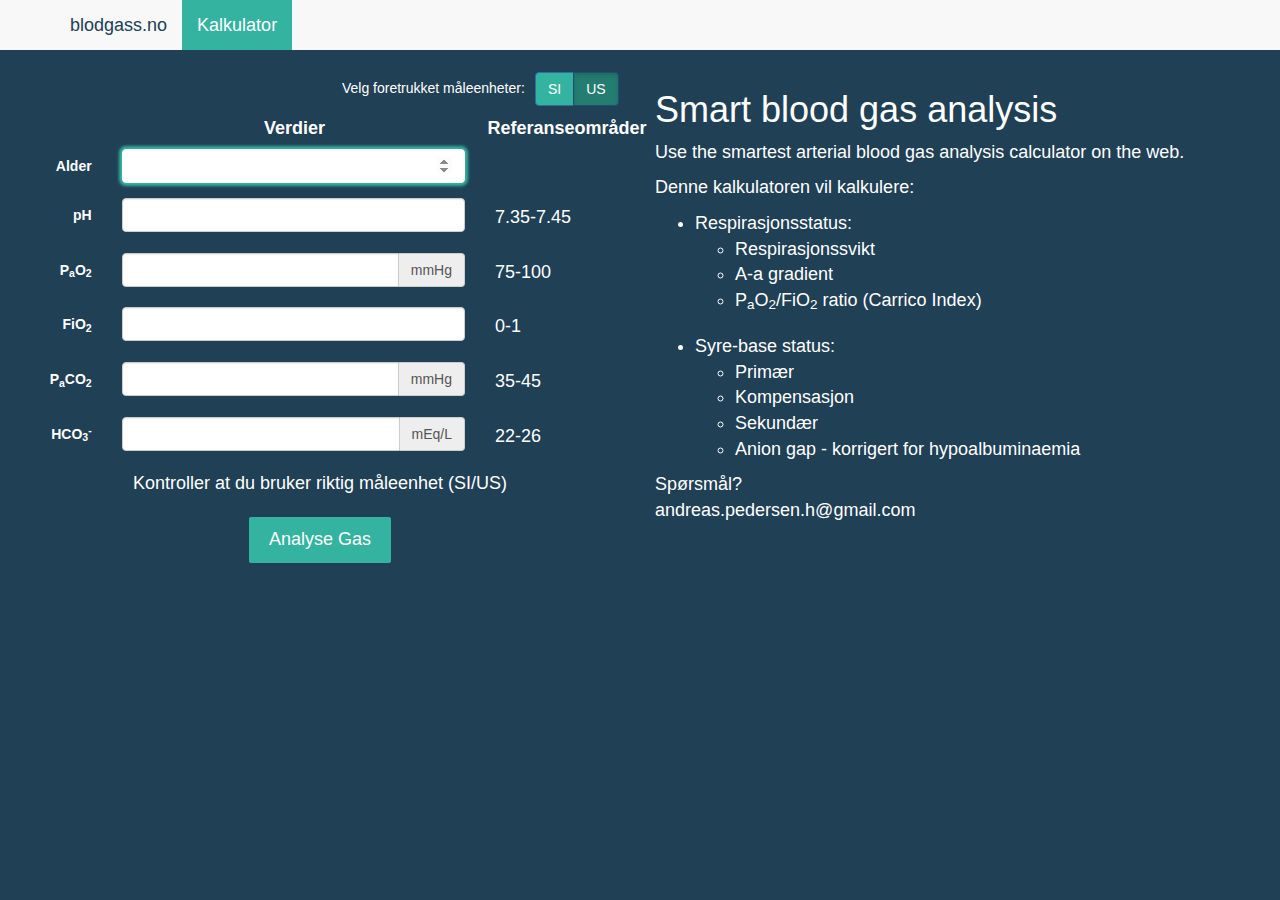
<file: abg/index.html>
<!DOCTYPE html>
<html>
	<head>
		<meta charset="utf-8">
		<meta http-equiv="X-UA-Compatible" content="IE=Edge">
		<meta name="viewport" content="device=device-width, initial-scale=1">
		<title>Blodgass den digitale kalkulatoren på norsk!</title>
		<meta name="author" content="Matthew Attard">
		<meta name="description" content="The most advanced algorithmic arterial blood gas calculator that can assess respiratory function and acid-base disorders. You will also get suggested aetiologies for each disorder.">
		<meta name="keywords" content="arterial blood gas, blood gas analysis, blood gas">
		<link type="text/css" rel="stylesheet" href="css/bootstrap/css/bootstrap.min.css">
		<link type="text/css" rel="stylesheet" href="css/calculator.css">
		<!--[if lt IE 9]>
			<script src="https://oss.maxcdn.com/html5shiv/3.7.2/html5shiv.min.js"></script>
	      	<script src="https://oss.maxcdn.com/respond/1.4.2/respond.min.js"></script>
		<![endif]-->
	</head>
	<body>
		<header>
			<nav class="navbar navbar-default">
				<div class="container">
				    <div class="navbar-header">
				      	<button type="button" class="navbar-toggle collapsed" data-toggle="collapse" data-target="#navbar-collapse" aria-expanded="false">
					        <span class="sr-only">Toggle navigation</span>
					        <span class="icon-bar"></span>
					        <span class="icon-bar"></span>
					        <span class="icon-bar"></span>
				      	</button>
				      	<span class="navbar-brand">blodgass.no</span>
				    </div>
				    <div class="collapse navbar-collapse" id="navbar-collapse">
				      	<ul class="nav navbar-nav">
				        	<li class="active"><a href="index.html">Kalkulator<span class="sr-only">(current)</span></a></li>
				        <!--    <li><a href="respiratoryanalysis.html">Vurdering av respirasjonsfunksjon</a></li>
	        				<li><a href="acidbaseanalysis.html">Vurdering syre-base</a></li>
					      		<li><a href="disclaimer.html">Kontakt</a></li> -->
				      	</ul>
				    </div>
				</div>
			</nav>
		</header>
		<main>
			<div class="mask"></div>
			<div class="container-fluid" id="abgcalc">
				<div class="row">
					<div class="col-sm-6">
						<div class="row" id="units">
							<div class="col-xs'12">
								<span>Velg foretrukket måleenheter:</span>
								<div class="btn-group label">
									<button type="button" class="btn btn-primary SI-toggle">SI</button>
									<button type="button" class="btn btn-primary active US-toggle">US</button>
								</div>
							</div>
						</div>
						<form role="form" class="form-horizontal" name="abgcalc">
							<p class="col-xs-2"></p>
							<p class="form-control-static col-xs-7 header text-center">Verdier</p>
							<p class="form-control-static col-xs-3 header">Referanseområder</p>
							<div class="form-group">
								<label for="age" class="col-xs-2 control-label">Alder</label>
								<div class="col-xs-7">
									<input type="number" step="1" min="1" class="form-control" id="age" name="age" required>
								</div>
							</div>
							<div class="form-group">
								<label for="pH" class="col-xs-2 control-label">pH</label>
								<div class="col-xs-7">
									<input type="number" step="0.01" min="1" class="form-control" id="pH" name="pH" required>
								</div>
								<p class="form-control-static col-xs-3">7.35-7.45</p>
							</div>
							<div class="form-group">
								<label for="PaO2" class="col-xs-2 control-label">P<sub>a</sub>O<sub>2</sub></label>
								<div class="col-xs-7">
									<div class="input-group">
										<input type="number" min="1" step="0.1" class="form-control" id="PaO2" name="PaO2" required>
										<div class="input-group-addon"><span class="US">mmHg</span><span class="SI">kPa</span></div>
									</div>
								</div>
								<p class="form-control-static col-xs-3 US">75-100</p>
								<p class="form-control-static col-xs-3 SI">11-13</p>
							</div>
							<div class="form-group">
								<label for="FiO2" class="col-xs-2 control-label">FiO<sub>2</sub></label>
								<div class="col-xs-7">
									<input type="number" min="0" max="1" step="0.01" class="form-control" id="FiO2" name="FiO2" required>
								</div>
								<p class="form-control-static col-xs-3">0-1</p>
							</div>
							<div class="form-group">
								<label for="PaCO2" class="col-xs-2 control-label">P<sub>a</sub>CO<sub>2</sub></label>
								<div class="col-xs-7">
									<div class="input-group">
										<input type="number" min="1" step="0.1" class="form-control" id="PaCO2" name="PaCO2">
										<div class="input-group-addon"><span class="US">mmHg</span><span class="SI">kPa</span></div>
									</div>
								</div>
								<p class="form-control-static col-xs-3 US">35-45</p>
								<p class="form-control-static col-xs-3 SI">4.7-6.0</p>
							</div>
							<div class="form-group">
								<label for="HCO3" class="col-xs-2 control-label">HCO<sub>3</sub><sup>-</sup></label>
								<div class="col-xs-7">
									<div class="input-group">
										<input type="number" min="1" step="0.1" class="form-control" id="HCO3" name="HCO3">
										<div class='input-group-addon'>mEq/L</div>
									</div>
								</div>
								<p class="form-control-static col-xs-3">22-26</p>
							</div>
							<p id="reminder">Kontroller at du bruker riktig måleenhet (SI/US)</p>
							<input type="submit" value="Analyse Gas">
						</form>
					</div>
					<div class="col-sm-6">
						<h1>Smart blood gas analysis</h1>
						<p>Use the smartest arterial blood gas analysis calculator on the web.</p>
						<p>Denne kalkulatoren vil kalkulere:</p>
						<ul>
							<li>Respirasjonsstatus:</li>
							<ul>
								<li>Respirasjonssvikt</li>
								<li>A-a gradient</li>
								<li>P<sub>a</sub>O<sub>2</sub>/FiO<sub>2</sub> ratio (Carrico Index)</li>
							</ul>
							<br>
							<li>Syre-base status:</li>
							<ul>
								<li>Primær</li>
								<li>Kompensasjon</li>
								<li>Sekundær</li>
								<li>Anion gap - korrigert for hypoalbuminaemia</li>
							</ul>
						</ul>
						<p>Spørsmål?<br> andreas.pedersen.h@gmail.com</p>
					</div>
				</div>
				<div id="results">
					<div class="aniongap-modal">
						<a href="#" id='closeanion'>&times;</a>
						<h3>Anion Gap Kalkulator</h3>
						<form role="form" class="form" id="submitanion">
							<div class="row">
								<div class="col-sm-4 col-xs-6">
									<div class="form-group">
		    							<label for="sodium">Na<sup>+</sup></label>
		    							<div class="input-group">
		    								<input type="number" min="1" step="1" value="0" class="form-control" id="sodium" required>
		    								<div class="input-group-addon electrolyte-addon"></div>
		    							</div>
		  							</div>
	  							</div>
	  							<div class="col-sm-4 col-xs-6">
		  							<div class="form-group">
		    							<label for="chloride">Cl<sup>-</sup></label>
		    							<div class="input-group">
		    								<input type="number" min="1" step="1" value="0" class="form-control" id="chloride" required>
		    								<div class="input-group-addon electrolyte-addon"></div>
		    							</div>
		  							</div>
	  							</div>
	  							<div class="col-sm-4 col-xs-6">
		  							<div class="form-group">
		    							<label for="albumin">Albumin</label>
		    							<div class="input-group">
		    								<input type="number" min="1" step="1" value="0" class="form-control" id="albumin" placeholder="Only add if low">
		    								<div class="input-group-addon albumin-addon"></div>
		    							</div>
		    							<p class="hidden-xs">Kun ved lav albumin.</p>
		  							</div>
		  						</div>
  							</div>
  							<input type="submit" class="modal-button" value="Check Anion Gap" id="checkanionbutton">
						</form>
					</div>
					<div class="submitted-values">
						<h2>Verdier:</h2>
					</div>
					<div class="validity" role="alert"></div>
					<div class="results-table">
						<div class="row">
							<div class="col-sm-6">
								<div class="respiratory">
									<h2>Respirasjonsforstyrrelser:</h2>
								</div>
							</div>
							<div class="col-sm-6">
								<div class="acidbase">
									<h2>Syre-Base forstyrrelser:</h2>
									<div class="acidbase-results"></div>
								</div>
							</div>
						</div>
					</div>
					<div class="buttons">
						<button id="reanalyse">Ny analyse</button>
					</div>
				</div>
			</div>
		</main>
		<!--jQuery-->
		<script src="js/jquery.js"></script>
		<!--Bootstrap JS-->
		<script src="css/bootstrap/js/bootstrap.min.js"></script>
		<!--ABG calculator-->
		<script src="js/calc.js"></script>
	</body>
</html>
</file>
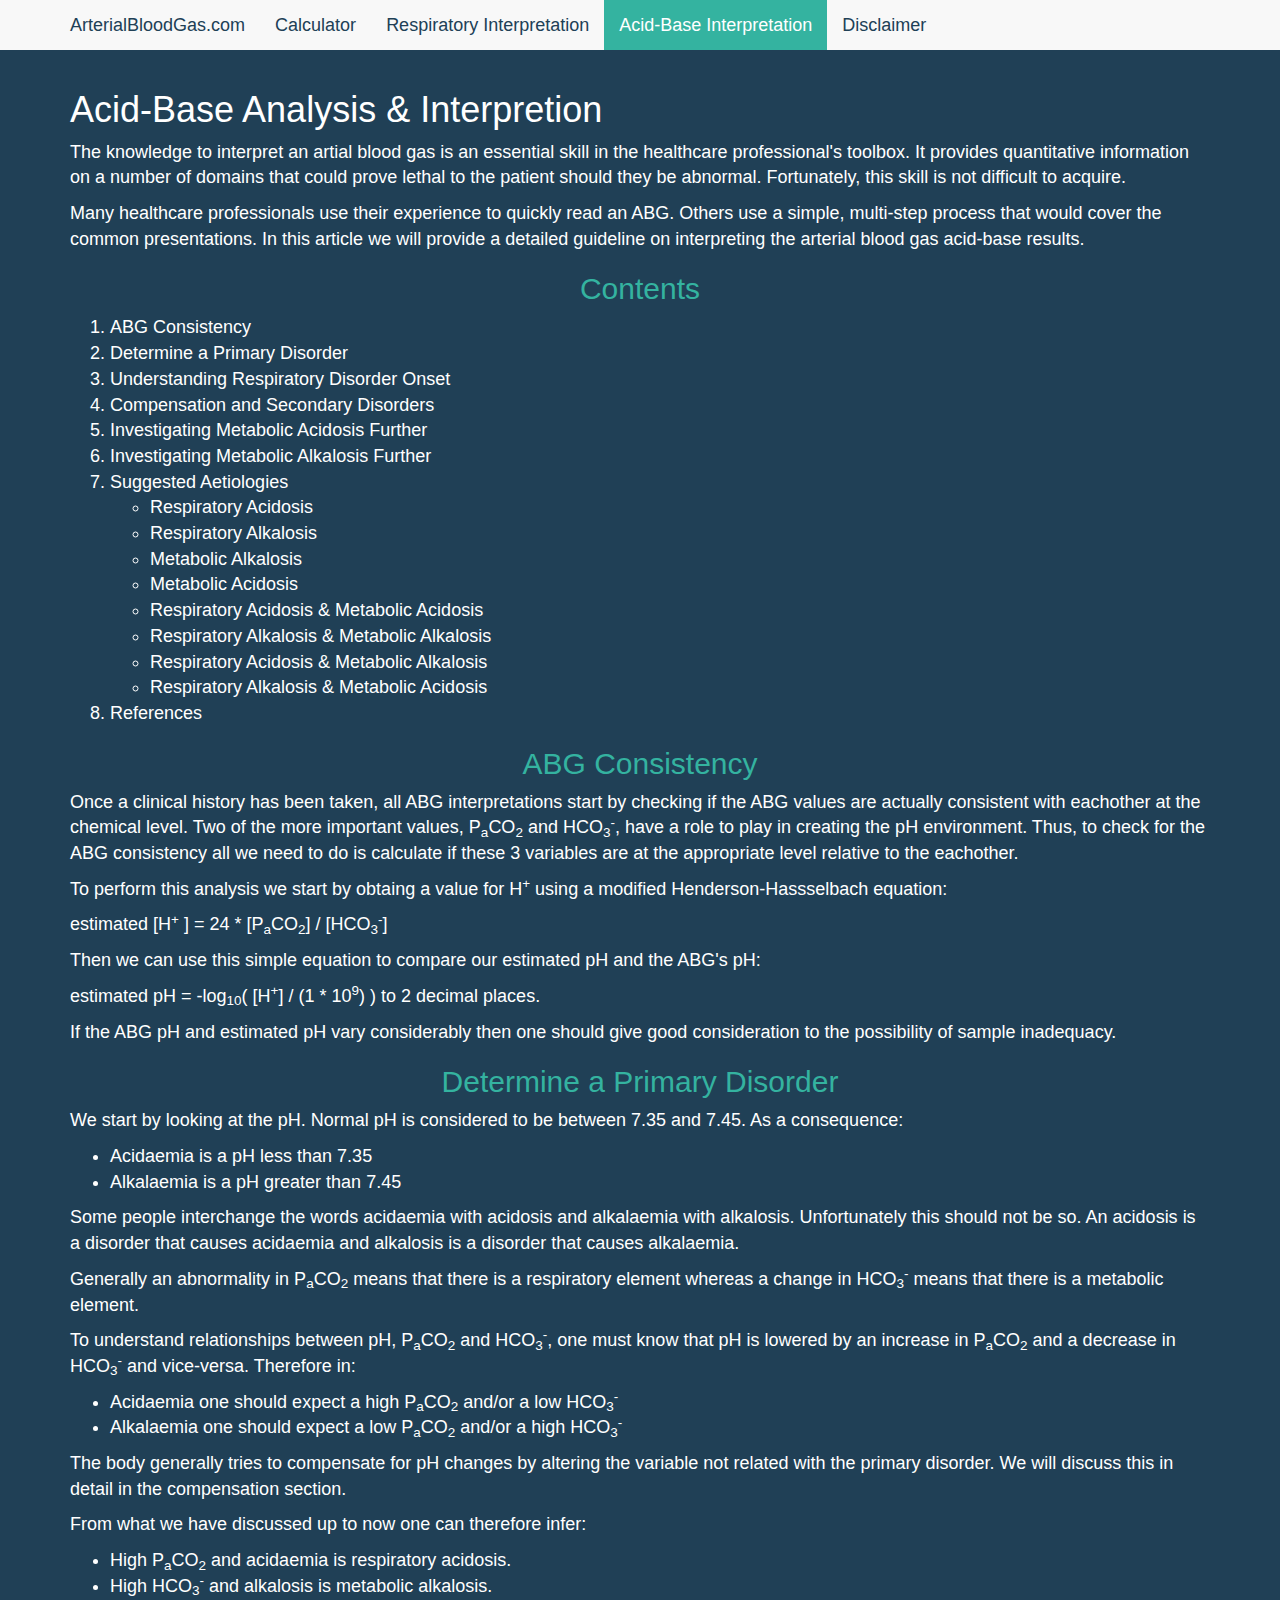
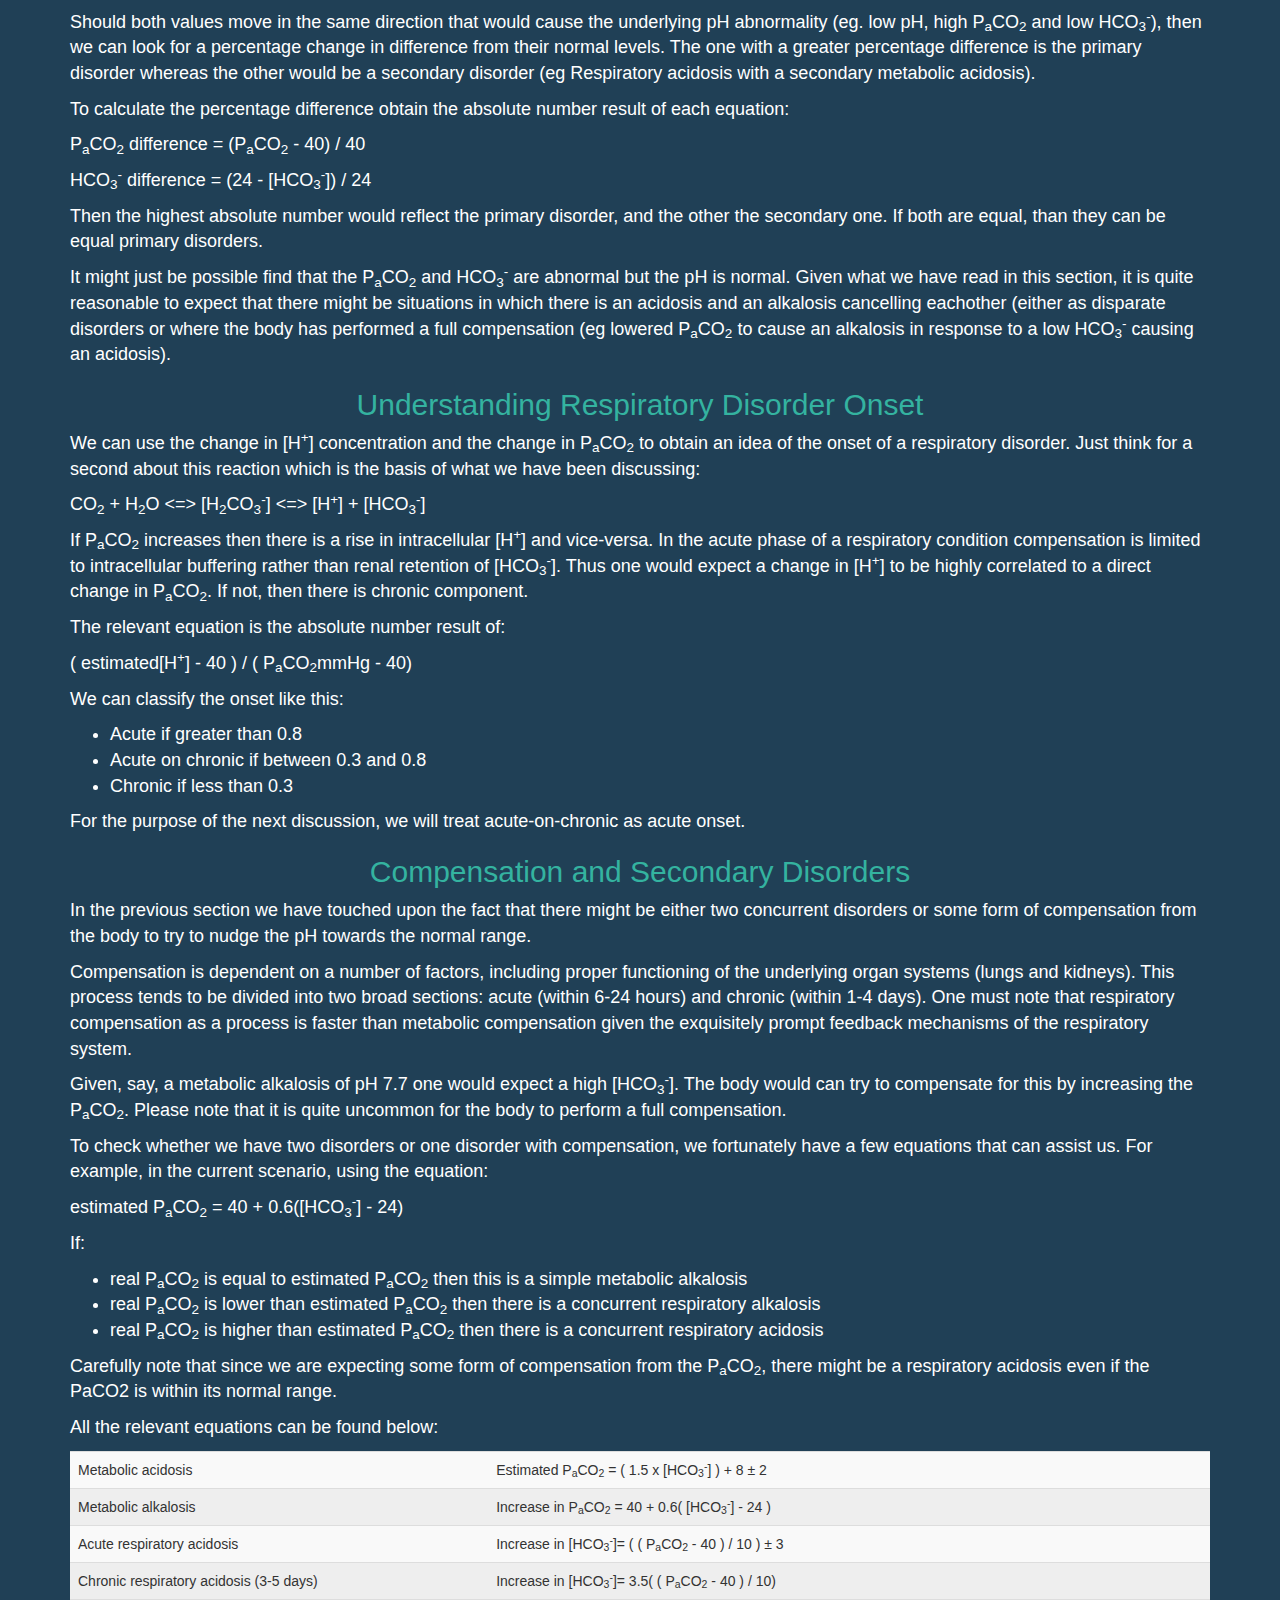
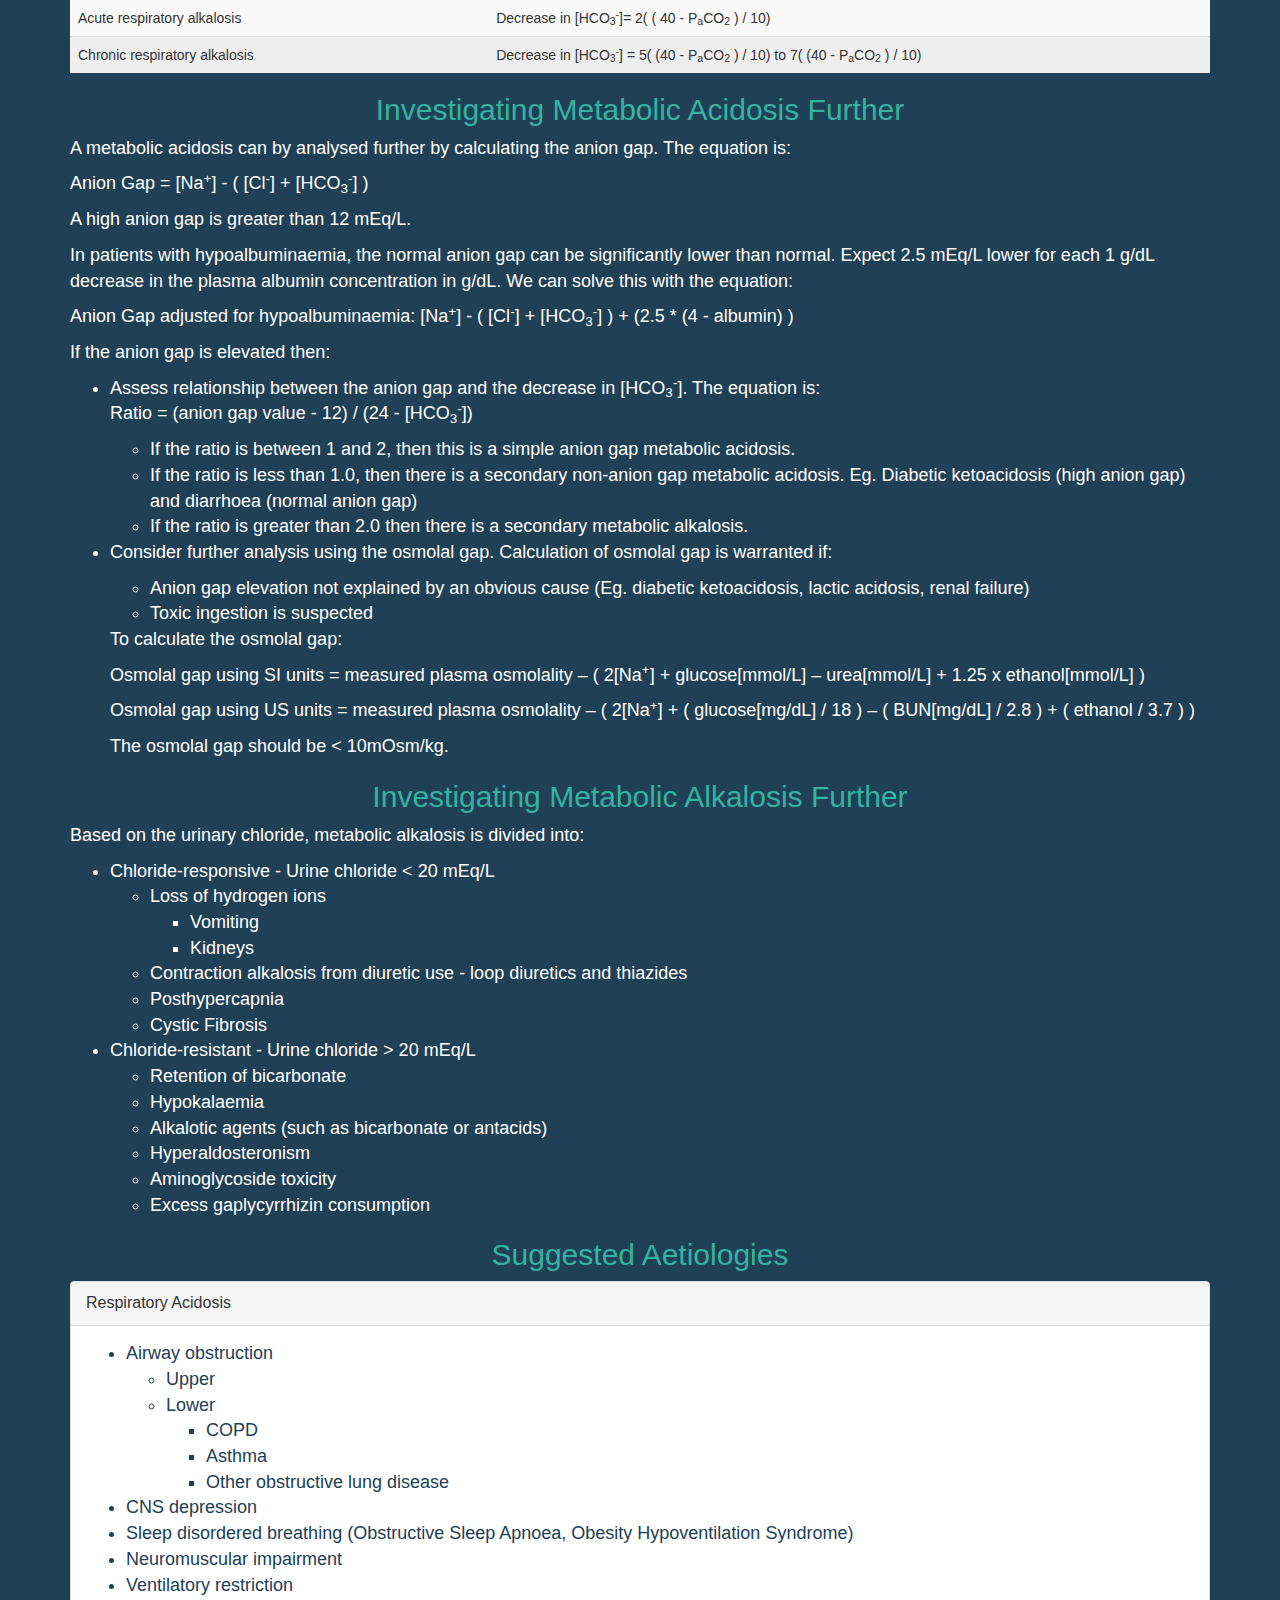
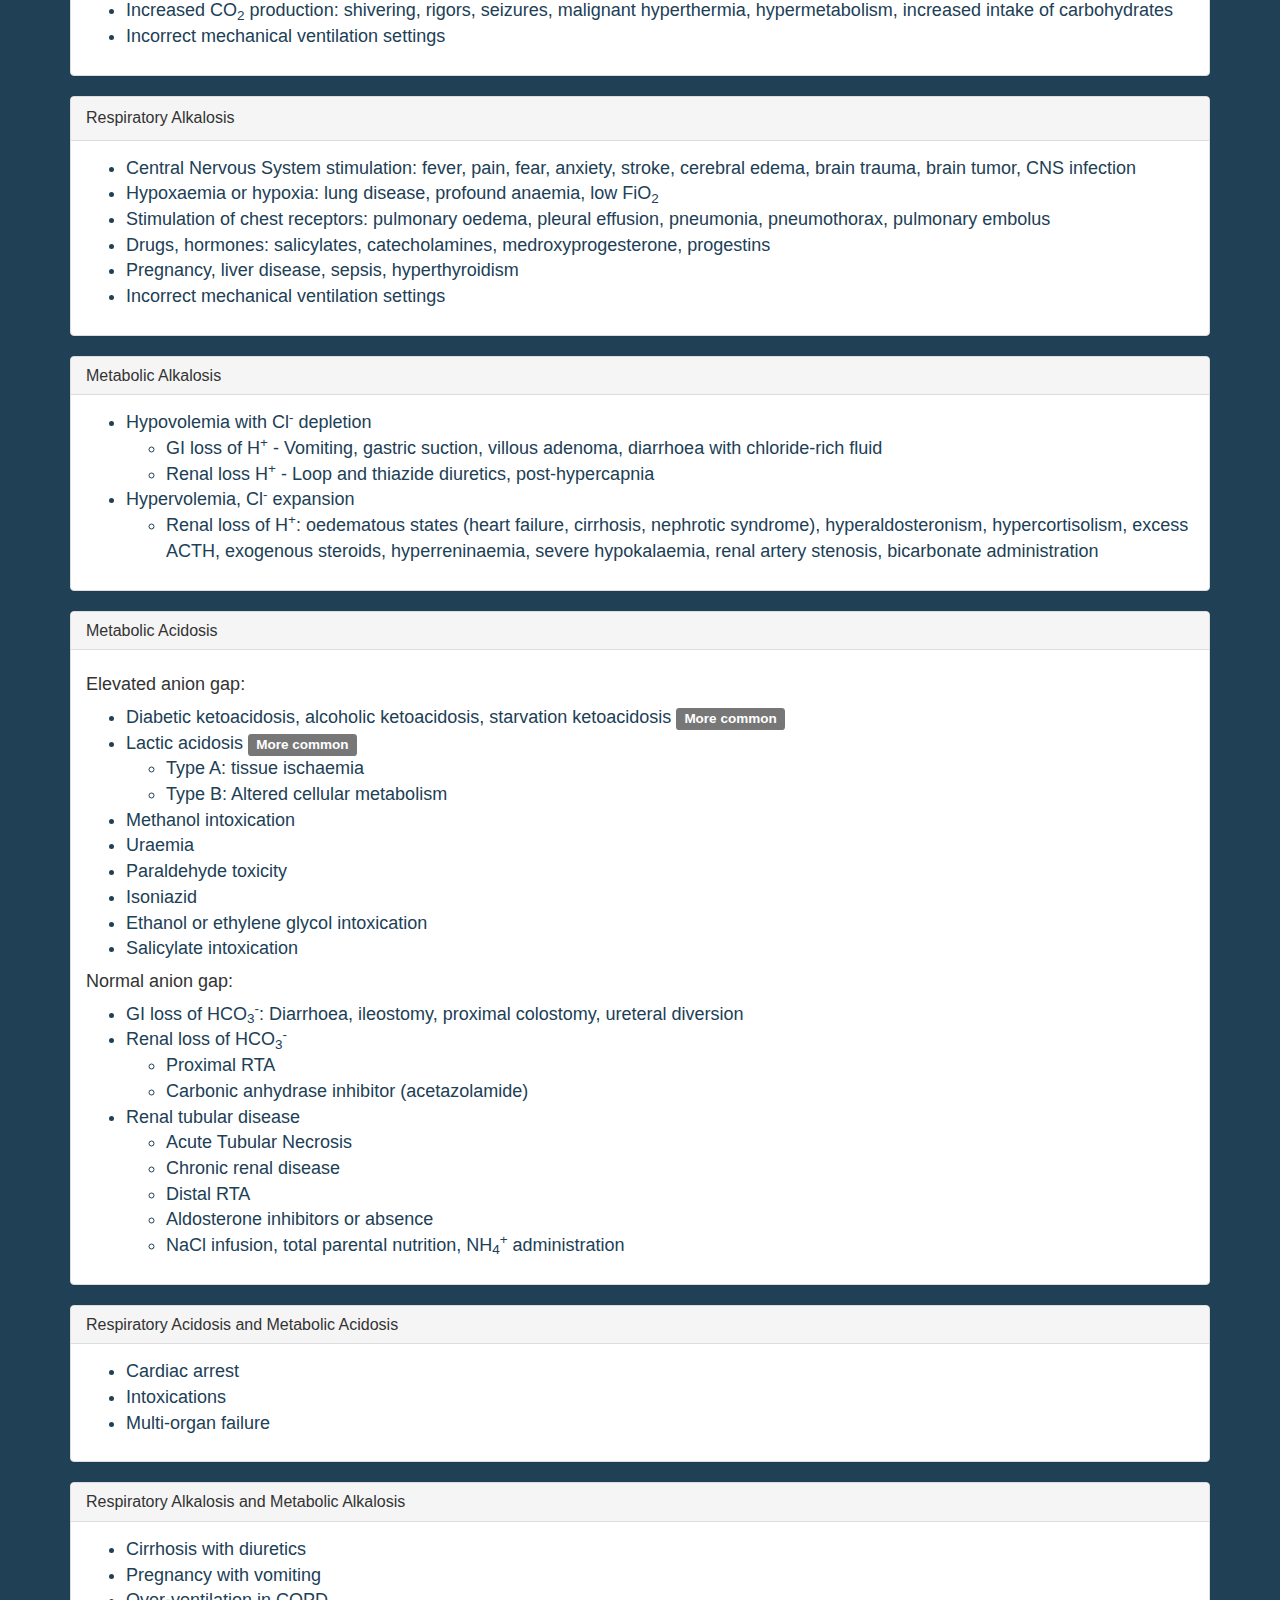
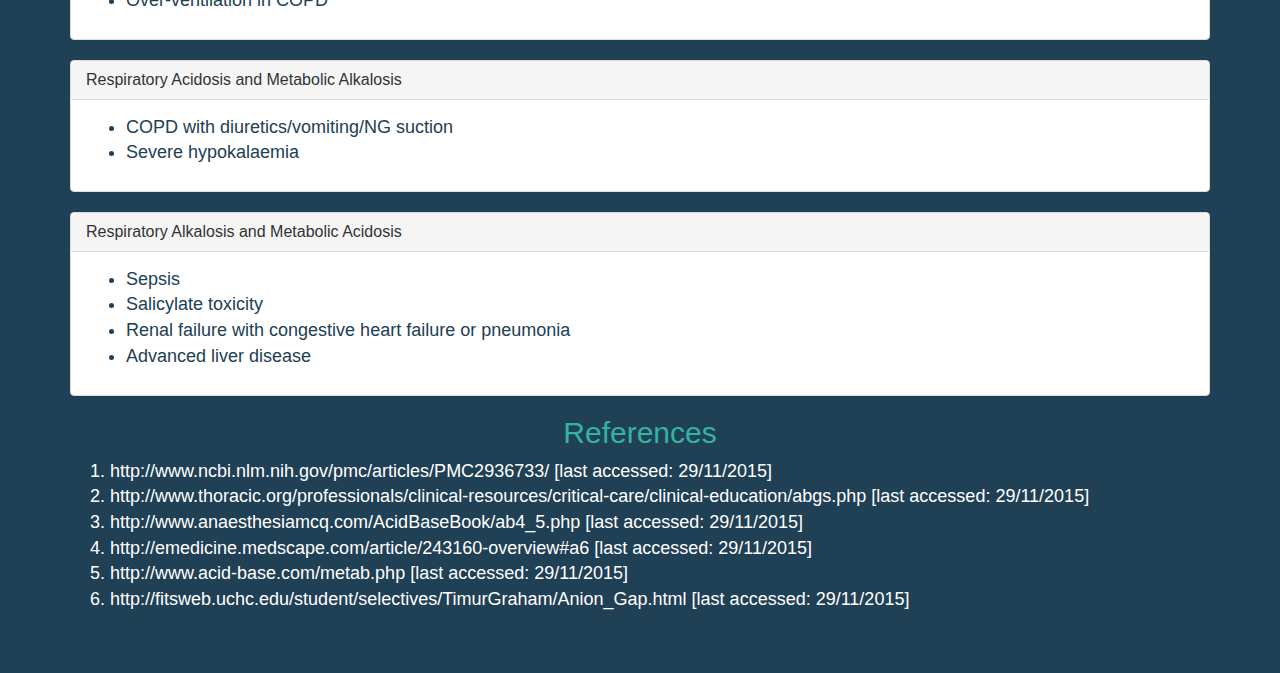
<file: abg/acidbaseanalysis.html>
<!DOCTYPE html>
<html>
	<head>
		<meta charset="utf-8">
		<meta http-equiv="X-UA-Compatible" content="IE=Edge">
		<meta name="viewport" content="device=device-width, initial-scale=1">
		<title>blodgass.no - Syre-Base Analyse</title>
		<meta name="author" content="Matthew Attard">
		<meta name="description" content="Follow this tutorial to excel at interpreting acid-base disorders from arterial blood gases.">
		<meta name="keywords" content="arterial blood gas analysis, blood gas analysis, blood gas, acidosis, alkalosis">
		<link type="text/css" rel="stylesheet" href="css/bootstrap/css/bootstrap.min.css">
		<link type="text/css" rel="stylesheet" href="css/pages.css">
		<!--[if lt IE 9]>
			<script src="https://oss.maxcdn.com/html5shiv/3.7.2/html5shiv.min.js"></script>
	      	<script src="https://oss.maxcdn.com/respond/1.4.2/respond.min.js"></script>
		<![endif]-->
	</head>
	<body>
		<header>
			<nav class="navbar navbar-default">
				<div class="container">
				    <div class="navbar-header">
				      	<button type="button" class="navbar-toggle collapsed" data-toggle="collapse" data-target="#navbar-collapse" aria-expanded="false">
					        <span class="sr-only">Toggle navigation</span>
					        <span class="icon-bar"></span>
					        <span class="icon-bar"></span>
					        <span class="icon-bar"></span>
				      	</button>
				      	<span class="navbar-brand">ArterialBloodGas.com</span>
				    </div>
				    <div class="collapse navbar-collapse" id="navbar-collapse">
				      	<ul class="nav navbar-nav">
				        	<li><a href="index.html">Calculator</a></li>
				            <li><a href="respiratoryanalysis.html">Respiratory Interpretation</a></li>
	        				<li class="active"><a href="acidbaseanalysis.html">Acid-Base Interpretation<span class="sr-only">(current)</span></a></li>
				      		<li><a href="disclaimer.html">Disclaimer</a></li>
				      	</ul>
				    </div>
				</div>
			</nav>
		</header>
		<main>
			<div class="container">
				<h1>Acid-Base Analysis & Interpretion</h1>

				<p>The knowledge to interpret an artial blood gas is an essential skill in the healthcare professional's toolbox. It provides quantitative information on a number of domains that could prove lethal to the patient should they be abnormal. Fortunately, this skill is not difficult to acquire.</p>

				<p>Many healthcare professionals use their experience to quickly read an ABG. Others use a simple, multi-step process that would cover the common presentations. In this article we will provide a detailed guideline on interpreting the arterial blood gas acid-base results.</p>

				<h2>Contents</h2>
				<ol>
				<li><a href="#abgconsistency">ABG Consistency</a></li>
				<li><a href="#primarydisorder">Determine a Primary Disorder</a></li>
				<li><a href="#respiratoryonset">Understanding Respiratory Disorder Onset</a></li>
				<li><a href="#compensation">Compensation and Secondary Disorders</a></li>
				<li><a href="#investigatemetabolicacidosis">Investigating Metabolic Acidosis Further</a></li>
				<li><a href="#investigatemetabolicalkalosis">Investigating Metabolic Alkalosis Further</a></li>
				<li><a href="#aetiologies">Suggested Aetiologies</a></li>
					<ul>
						<li><a href="#respiratoryacidosis">Respiratory Acidosis</a></li>
						<li><a href="#respiratoryalkalosis">Respiratory Alkalosis</a></li>
						<li><a href="#metabolicalkalosis">Metabolic Alkalosis</a></li>
						<li><a href="#metabolicacidosis">Metabolic Acidosis</a></li>
						<li><a href="#respacidosis-metacidosis">Respiratory Acidosis & Metabolic Acidosis</a></li>
						<li><a href="#respalkalosis-metalkalosis">Respiratory Alkalosis & Metabolic Alkalosis</a></li>
						<li><a href="#respacidosis-metalkalosis">Respiratory Acidosis & Metabolic Alkalosis</a></li>
						<li><a href="#respalkalosis-metacidosis">Respiratory Alkalosis & Metabolic Acidosis</a></li>
					</ul>
				<li><a href="#references">References</a></li>
				</ol>

				<h2 id="abgconsistency">ABG Consistency</h2>

				<p>Once a clinical history has been taken, all ABG interpretations start by checking if the ABG values are actually consistent with eachother at the chemical level. Two of the more important values, P<sub>a</sub>CO<sub>2</sub> and HCO<sub>3</sub><sup>-</sup>, have a role to play in creating the pH environment. Thus, to check for the ABG consistency all we need to do is calculate if these 3 variables are at the appropriate level relative to the eachother.</p>

				<p>To perform this analysis we start by obtaing a value for H<sup>+</sup> using a modified Henderson-Hassselbach equation:</p>
				<p>estimated [H<sup>+</sup>	] = 24 * [P<sub>a</sub>CO<sub>2</sub>] / [HCO<sub>3</sub><sup>-</sup>]</p>

				<p>Then we can use this simple equation to compare our estimated pH and the ABG's pH:</p>
				<p>estimated pH = -log<sub>10</sub>( [H<sup>+</sup>] / (1 * 10<sup>9</sup>) ) to 2 decimal places.</p>

				<p>If the ABG pH and estimated pH vary considerably then one should give good consideration to the possibility of sample inadequacy.</p>


				<h2 id="primarydisorder">Determine a Primary Disorder</h2>
				<p>We start by looking at the pH. Normal pH is considered to be between 7.35 and 7.45. As a consequence:</p>
				<ul>
					<li>Acidaemia is a pH less than 7.35</li>
					<li>Alkalaemia is a pH greater than 7.45</li>
				</ul>

				<p>Some people interchange the words acidaemia with acidosis and alkalaemia with alkalosis. Unfortunately this should not be so. An acidosis is a disorder that causes acidaemia and alkalosis is a disorder that causes alkalaemia.</p>

				<p>Generally an abnormality in P<sub>a</sub>CO<sub>2</sub> means that there is a respiratory element whereas a change in HCO<sub>3</sub><sup>-</sup> means that there is a metabolic element.</p>

				<p>To understand relationships between pH, P<sub>a</sub>CO<sub>2</sub> and HCO<sub>3</sub><sup>-</sup>, one must know that pH is lowered by an increase in P<sub>a</sub>CO<sub>2</sub> and a decrease in HCO<sub>3</sub><sup>-</sup> and vice-versa. Therefore in:</p>
				<ul>
					<li>Acidaemia one should expect a high P<sub>a</sub>CO<sub>2</sub> and/or a low HCO<sub>3</sub><sup>-</sup></li>
					<li>Alkalaemia one should expect a low P<sub>a</sub>CO<sub>2</sub> and/or a high HCO<sub>3</sub><sup>-</sup></li>
				</ul>

				<p>The body generally tries to compensate for pH changes by altering the variable not related with the primary disorder. We will discuss this in detail in the compensation section.</p>

				<p>From what we have discussed up to now one can therefore infer:</p>
				<ul>
					<li>High P<sub>a</sub>CO<sub>2</sub> and acidaemia is respiratory acidosis.</li>
					<li>High HCO<sub>3</sub><sup>-</sup> and alkalosis is metabolic alkalosis.</li>
				</ul>

				<p>Should both values move in the same direction that would cause the underlying pH abnormality (eg. low pH, high P<sub>a</sub>CO<sub>2</sub> and low HCO<sub>3</sub><sup>-</sup>), then we can look for a percentage change in difference from their normal levels. The one with a greater percentage difference is the primary disorder whereas the other would be a secondary disorder (eg Respiratory acidosis with a secondary metabolic acidosis).</p>

				<p>To calculate the percentage difference obtain the absolute number result of each equation:</p>
				<p>P<sub>a</sub>CO<sub>2</sub> difference = (P<sub>a</sub>CO<sub>2</sub> - 40) / 40</p>
				<p>HCO<sub>3</sub><sup>-</sup> difference = (24 - [HCO<sub>3</sub><sup>-</sup>]) / 24</p>

				<p>Then the highest absolute number would reflect the primary disorder, and the other the secondary one. If both are equal, than they can be equal primary disorders.</p>

				<p>It might just be possible find that the P<sub>a</sub>CO<sub>2</sub> and HCO<sub>3</sub><sup>-</sup> are abnormal but the pH is normal. Given what we have read in this section, it is quite reasonable to expect that there might be situations in which there is an acidosis and  an alkalosis cancelling eachother (either as disparate disorders or where the body has performed a full compensation (eg lowered P<sub>a</sub>CO<sub>2</sub> to cause an alkalosis in response to a low HCO<sub>3</sub><sup>-</sup> causing an acidosis).</p>

				<h2 id="respiratoryonset">Understanding Respiratory Disorder Onset</h2>
				<p>We can use the change in [H<sup>+</sup>] concentration and the change in P<sub>a</sub>CO<sub>2</sub> to obtain an idea of the onset of a respiratory disorder. Just think for a second about this reaction which is the basis of what we have been discussing:</p>
				<p>CO<sub>2</sub> + H<sub>2</sub>O <=> [H<sub>2</sub>CO<sub>3</sub><sup>-</sup>] <=> [H<sup>+</sup>] + [HCO<sub>3</sub><sup>-</sup>]</p>

				<p>If P<sub>a</sub>CO<sub>2</sub> increases then there is a rise in intracellular [H<sup>+</sup>] and vice-versa. In the acute phase of a respiratory condition compensation is limited to intracellular buffering rather than renal retention of [HCO<sub>3</sub><sup>-</sup>]. Thus one would expect a change in [H<sup>+</sup>] to be highly correlated to a direct change in P<sub>a</sub>CO<sub>2</sub>. If not, then there is chronic component.</p>

				<p>The relevant equation is the absolute number result of:</p>

				<p>( estimated[H<sup>+</sup>] - 40 ) / ( P<sub>a</sub>CO<sub>2</sub>mmHg - 40)</p>

				<p>We can classify the onset like this:</p>
				<ul>
					<li>Acute if greater than 0.8</li>
					<li>Acute on chronic if between 0.3 and 0.8</li>
					<li>Chronic if less than 0.3</li>
				</ul>
				<p>For the purpose of the next discussion, we will treat acute-on-chronic as acute onset.</p>

				<h2 id="compensation">Compensation and Secondary Disorders</h2>
				<p>In the previous section we have touched upon the fact that there might be either two concurrent disorders or some form of compensation from the body to try to nudge the pH towards the normal range.</p>

				<p>Compensation is dependent on a number of factors, including proper functioning of the underlying organ systems (lungs and kidneys). This process tends to be divided into two broad sections: acute (within 6-24 hours) and chronic (within 1-4 days). One must note that respiratory compensation as a process is faster than metabolic compensation given the exquisitely prompt feedback mechanisms of the respiratory system.</p>

				<p>Given, say, a metabolic alkalosis of pH 7.7 one would expect a high [HCO<sub>3</sub><sup>-</sup>]. The body would can try to compensate for this by increasing the P<sub>a</sub>CO<sub>2</sub>. Please note that it is quite uncommon for the body to perform a full compensation.</p>

				<p>To check whether we have two disorders or one disorder with compensation, we fortunately have a few equations that can assist us. For example, in the current scenario, using the equation:</p>

				<p>estimated P<sub>a</sub>CO<sub>2</sub> = 40 + 0.6([HCO<sub>3</sub><sup>-</sup>] - 24)</p>

				<p>If:</p>
				<ul>
					<li>real P<sub>a</sub>CO<sub>2</sub> is equal to estimated P<sub>a</sub>CO<sub>2</sub> then this is a simple metabolic alkalosis</li>
					<li>real P<sub>a</sub>CO<sub>2</sub> is lower than estimated P<sub>a</sub>CO<sub>2</sub> then there is a concurrent respiratory alkalosis</li>
					<li>real P<sub>a</sub>CO<sub>2</sub> is higher than estimated P<sub>a</sub>CO<sub>2</sub> then there is a concurrent respiratory acidosis</li>
				</ul>

				<p>Carefully note that since we are expecting some form of compensation from the P<sub>a</sub>CO<sub>2</sub>, there might be a respiratory acidosis even if the PaCO2 is within its normal range.</p>

				<p>All the relevant equations can be found below:</p>
				<table class="table table-striped">
					<tbody>
						<tr>
							<td>Metabolic acidosis</td>
							<td>Estimated P<sub>a</sub>CO<sub>2</sub> = ( 1.5 x [HCO<sub>3</sub><sup>-</sup>] ) + 8 ± 2</td>
						</tr>
						<tr>
							<td>Metabolic alkalosis</td>
							<td>Increase in P<sub>a</sub>CO<sub>2</sub> = 40 + 0.6( [HCO<sub>3</sub><sup>-</sup>] - 24 )</td>
						</tr>
						<tr>
							<td>Acute respiratory acidosis</td>
							<td>Increase  in [HCO<sub>3</sub><sup>-</sup>]= ( ( P<sub>a</sub>CO<sub>2</sub> - 40 ) / 10 ) ± 3</td>
						</tr>
						<tr>
							<td>Chronic respiratory acidosis (3-5 days)</td>
							<td>Increase  in  [HCO<sub>3</sub><sup>-</sup>]= 3.5( ( P<sub>a</sub>CO<sub>2</sub> - 40 ) / 10)</td>
						</tr>
						<tr>
							<td>Acute respiratory alkalosis</td>
							<td>Decrease in  [HCO<sub>3</sub><sup>-</sup>]= 2( ( 40 - P<sub>a</sub>CO<sub>2</sub> ) / 10)</td>
						</tr>
						<tr>
							<td>Chronic respiratory alkalosis</td>
							<td>Decrease in  [HCO<sub>3</sub><sup>-</sup>] = 5( (40 - P<sub>a</sub>CO<sub>2</sub> ) / 10) to 7( (40 - P<sub>a</sub>CO<sub>2</sub> ) / 10)</td>
						</tr>
					</tbody>
				</table>
				<h2 id="investigatemetabolicacidosis">Investigating Metabolic Acidosis Further</h2>
				<p>A metabolic acidosis can by analysed further by calculating the anion gap. The equation is:</p>

				<p>Anion Gap = [Na<sup>+</sup>] - ( [Cl<sup>-</sup>] + [HCO<sub>3</sub><sup>-</sup>] )</p>

				<p>A high anion gap is greater than 12 mEq/L.</p>

				<p>In patients with hypoalbuminaemia, the normal anion gap can be significantly lower than normal. Expect 2.5 mEq/L lower for each 1 g/dL decrease in the plasma albumin concentration in g/dL. We can solve this with the equation:</p>

				<p>Anion Gap adjusted for hypoalbuminaemia: [Na<sup>+</sup>] - ( [Cl<sup>-</sup>] + [HCO<sub>3</sub><sup>-</sup>] ) + (2.5 * (4 - albumin) )</p>

				<p>If the anion gap is elevated then:</p>
				<ul>
					<li>Assess relationship between the anion gap and the decrease in [HCO<sub>3</sub><sup>-</sup>]. The equation is:</li>
					<p>Ratio = (anion gap value - 12) / (24 - [HCO<sub>3</sub><sup>-</sup>])</p>
					<ul>
						<li>If the ratio is between 1 and 2, then this is a simple anion gap metabolic acidosis.</li>
						<li>If the ratio is less than 1.0, then there is a secondary non-anion gap metabolic acidosis. Eg. Diabetic ketoacidosis (high anion gap) and diarrhoea (normal anion gap)</li>
						<li>If the ratio is greater than 2.0 then there is a secondary metabolic alkalosis.</li>
					</ul>
					<li>Consider further analysis using the osmolal gap. Calculation of osmolal gap is warranted if:</p>
					<ul>
						<li>Anion gap elevation not explained by an obvious cause (Eg. diabetic ketoacidosis, lactic acidosis, renal failure)</li>
						<li>Toxic ingestion is suspected</li>
					</ul>
					<p>To calculate the osmolal gap:</p>
					<p>Osmolal gap using SI units =  measured plasma osmolality – ( 2[Na<sup>+</sup>] + glucose[mmol/L] – urea[mmol/L] + 1.25 x ethanol[mmol/L] )</p>
					<p>Osmolal gap using US units =  measured plasma osmolality – ( 2[Na<sup>+</sup>] + ( glucose[mg/dL] / 18 ) – ( BUN[mg/dL] / 2.8 ) + ( ethanol / 3.7 ) )</p>
					<p>The osmolal gap should be < 10mOsm/kg.</p>
				</ul>

				<h2 id="investigatemetabolicalkalosis">Investigating Metabolic Alkalosis Further</h2>

				<p>Based on the urinary chloride, metabolic alkalosis is divided into:</p>
				<ul>
					<li>Chloride-responsive - Urine chloride < 20 mEq/L</li>
					<ul>
					    <li>Loss of hydrogen ions</li>
					    	<ul>
								<li>Vomiting</li>
								<li>Kidneys</li>
							</ul>
					    <li>Contraction alkalosis from diuretic use - loop diuretics and thiazides</li>
					    <li>Posthypercapnia</li>
					    <li>Cystic Fibrosis</li>
				    </ul>
					<li>Chloride-resistant - Urine chloride > 20 mEq/L</li>
					<ul>
				    	<li>Retention of bicarbonate</li>
				    	<li>Hypokalaemia</li>
				    	<li>Alkalotic agents (such as bicarbonate or antacids)</li>
					   	<li>Hyperaldosteronism</li>
					   	<li>Aminoglycoside toxicity</li>
					    <li>Excess gaplycyrrhizin consumption</li>
				    </ul>
				</ul>

				<h2 id="aetiologies">Suggested Aetiologies</h2>
				<div class="disorders">
					<div id="respiratoryacidosis" class="abdisorders">
						<div class="panel panel-default">
							<div class="panel-heading">
								<div class="panel-title">Respiratory Acidosis</div>
							</div>
							<div class="panel-body">
								<ul>
								    <li>Airway obstruction</li>
								    	<ul>
								    		<li>Upper</li>
								    		<li>Lower</li>
								    			<ul>
								    				<li>COPD</li>
								        			<li>Asthma</li>
								        			<li>Other obstructive lung disease</li>
								    			</ul>
								    	</ul>
								    <li>CNS depression</li>
								    <li>Sleep disordered breathing (Obstructive Sleep Apnoea, Obesity Hypoventilation Syndrome)</li>
								    <li>Neuromuscular impairment</li>
								    <li>Ventilatory restriction</li>
								    <li>Increased CO<sub>2</sub>  production: shivering, rigors, seizures, malignant hyperthermia, hypermetabolism, increased intake of carbohydrates</li>
								    <li>Incorrect mechanical ventilation settings</li>
								 </ul>
							</div>
						</div>
					</div>
					<div id="respiratoryalkalosis"  class="abdisorders">
						<div class="panel panel-default">
							<div class="panel-heading">
								<div class="panel-title">Respiratory Alkalosis</div>
							</div>
							<div class="panel-body">
								<ul>
									<li>Central Nervous System stimulation: fever, pain, fear, anxiety, stroke, cerebral edema, brain trauma, brain tumor, CNS infection</li>
									<li>Hypoxaemia or hypoxia: lung disease, profound anaemia, low FiO<sub>2</sub></li>
									<li>Stimulation of chest receptors: pulmonary oedema, pleural effusion, pneumonia, pneumothorax, pulmonary embolus</li>
									<li>Drugs, hormones: salicylates, catecholamines, medroxyprogesterone, progestins</li>
									<li>Pregnancy, liver disease, sepsis, hyperthyroidism</li>
									<li>Incorrect mechanical ventilation settings</li>
								</ul>
							</div>
						</div>
					</div>
					<div id="metabolicalkalosis" class="abdisorders">
						<div class="panel panel-default">
							<div class="panel-heading">
								<h3 class="panel-title">Metabolic Alkalosis</h3>
							</div>
							<div class="panel-body">
								<ul>
									<li>Hypovolemia with Cl<sup>-</sup> depletion</li>
	        						<ul>
	        							<li>GI loss of H<sup>+</sup> - Vomiting, gastric suction, villous adenoma, diarrhoea with chloride-rich fluid</li>
	        							<li>Renal loss H<sup>+</sup> - Loop and thiazide diuretics, post-hypercapnia</li>
	        						</ul>
	        						<li>Hypervolemia, Cl<sup>-</sup> expansion</li>
	        						<ul>
	        							<li>Renal loss of H<sup>+</sup>:  oedematous states (heart failure, cirrhosis, nephrotic syndrome), hyperaldosteronism, hypercortisolism, excess ACTH, exogenous steroids, hyperreninaemia, severe hypokalaemia, renal artery stenosis, bicarbonate administration</li>
	        						</ul>
								</ul>
							</div>
						</div>
					</div>
					<div id="metabolicacidosis" class="abdisorders">
						<div class="panel panel-default">
							<div class="panel-heading">
								<h3 class="panel-title">Metabolic Acidosis</h3>
							</div>
							<div class="panel-body">
								<h4>Elevated anion gap:</h4>
								<ul>
									<li>Diabetic ketoacidosis, alcoholic ketoacidosis, starvation ketoacidosis <span class="label label-default">More common</span></li>
									<li>Lactic acidosis <span class="label label-default">More common</span></li>
	            						<ul>
	            							<li>Type A:  tissue ischaemia</li>
	            							<li>Type B:  Altered cellular metabolism</li>
	            						</ul>
									<li>Methanol intoxication</li>
									<li>Uraemia</li>
									<li>Paraldehyde toxicity</li>
									<li>Isoniazid</li>
	            					<li>Ethanol or ethylene glycol intoxication <span class="label">Frequently associated with an osmolal gap</span></li>
	            					<li>Salicylate intoxication</li>
	            				</ul>
	            				<h4>Normal anion gap:</h4>
	    						<ul>
	    							<li>GI loss of HCO<sub>3</sub><sup>-</sup>: Diarrhoea, ileostomy, proximal colostomy, ureteral diversion</li>
	    							<li>Renal loss of HCO<sub>3</sub><sup>-</sup></li>
	    								<ul>
	    									<li>Proximal RTA</li>
	    									<li>Carbonic anhydrase inhibitor (acetazolamide)</li>
	    								</ul>
	    							<li>Renal tubular disease</li>
	    								<ul>
	    									<li>Acute Tubular Necrosis</li>
	    									<li>Chronic renal disease</li>
	    									<li>Distal RTA</li>
	    									<li>Aldosterone inhibitors or absence</li>
	    									<li>NaCl infusion, total parental nutrition, NH<sub>4</sub><sup>+</sup> administration</li>
	    								</ul>
								</ul>
							</div>
						</div>
					</div>
					<div id="respacidosis-metacidosis" class="abdisorders">
						<div class="panel panel-default">
							<div class="panel-heading">
								<h3 class="panel-title">Respiratory Acidosis and Metabolic Acidosis</h3>
							</div>
							<div class="panel-body">
								<ul>
									<li>Cardiac arrest</li>
    								<li>Intoxications</li>
    								<li>Multi-organ failure</li>
								</ul>
							</div>
						</div>
					</div>
					<div id="respalkalosis-metalkalosis" class="abdisorders">
						<div class="panel panel-default">
							<div class="panel-heading">
								<h3 class="panel-title">Respiratory Alkalosis and Metabolic Alkalosis</h3>
							</div>
							<div class="panel-body">
								<ul>
									<li>Cirrhosis with diuretics</li>
    								<li>Pregnancy with vomiting</li>
    								<li>Over-ventilation in COPD</li>
								</ul>
							</div>
						</div>
					</div>
					<div id="respacidosis-metalkalosis" class="abdisorders">
						<div class="panel panel-default">
							<div class="panel-heading">
								<h3 class="panel-title">Respiratory Acidosis and Metabolic Alkalosis</h3>
							</div>
							<div class="panel-body">
								<ul>
									<li>COPD with diuretics/vomiting/NG suction</li>
    								<li>Severe hypokalaemia</li>
								</ul>
							</div>
						</div>
					</div>
					<div id="respalkalosis-metacidosis" class="abdisorders">
						<div class="panel panel-default">
							<div class="panel-heading">
								<h3 class="panel-title">Respiratory Alkalosis and Metabolic Acidosis</h3>
							</div>
							<div class="panel-body">
								<ul>
									<li>Sepsis</li>
    								<li>Salicylate toxicity</li>
    								<li>Renal failure with congestive heart failure or pneumonia</li>
    								<li>Advanced liver disease</li>
								</ul>
							</div>
						</div>
					</div>
				</div>

				<h2 id="references">References</h2>
				<ol>
					<li>http://www.ncbi.nlm.nih.gov/pmc/articles/PMC2936733/ [last accessed: 29/11/2015]</li>
					<li>http://www.thoracic.org/professionals/clinical-resources/critical-care/clinical-education/abgs.php [last accessed: 29/11/2015]</li>
					<li>http://www.anaesthesiamcq.com/AcidBaseBook/ab4_5.php [last accessed: 29/11/2015]</li>
					<li>http://emedicine.medscape.com/article/243160-overview#a6 [last accessed: 29/11/2015]</li>
					<li>http://www.acid-base.com/metab.php [last accessed: 29/11/2015]</li>
					<li>http://fitsweb.uchc.edu/student/selectives/TimurGraham/Anion_Gap.html [last accessed: 29/11/2015]</li>
				</ol>
			</div>
		</main>
		<!--jQuery-->
		<script src="js/jquery.js"></script>
		<!--Bootstrap JS-->
		<script src="css/bootstrap/js/bootstrap.min.js"></script>
	</body>
</html>
</file>
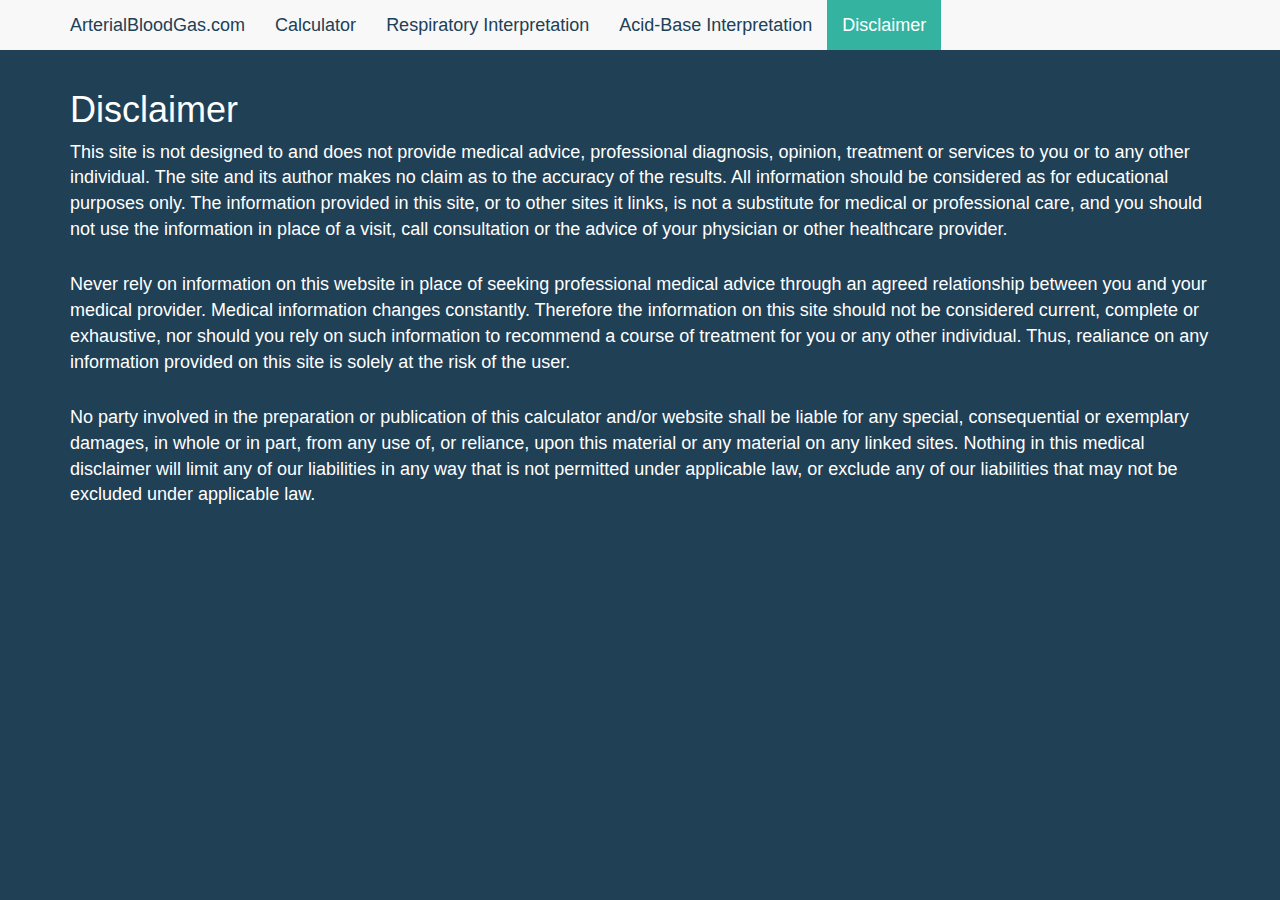
<file: abg/disclaimer.html>
<!DOCTYPE html>
<html>
	<head>
		<meta charset="utf-8">
		<meta http-equiv="X-UA-Compatible" content="IE=Edge">
		<meta name="viewport" content="device=device-width, initial-scale=1">
		<title>ArterialBloodGas.com - Disclaimer</title>
		<meta name="author" content="Matthew Attard">
		<meta name="description" content="Disclaimer for the most advanced algorithmic arterial blood gas calculator that can assess respiratory function and acid-base disorders.">
		<meta name="keywords" content="arterial blood gas disclaimer, blood gas analysis disclaimer, blood gas disclaimer">
		<link type="text/css" rel="stylesheet" href="css/bootstrap/css/bootstrap.min.css">
		<link type="text/css" rel="stylesheet" href="css/pages.css">
		<!--[if lt IE 9]>
			<script src="https://oss.maxcdn.com/html5shiv/3.7.2/html5shiv.min.js"></script>
	      	<script src="https://oss.maxcdn.com/respond/1.4.2/respond.min.js"></script>
		<![endif]-->
	</head>
	<body>
		<header>
			<nav class="navbar navbar-default">
				<div class="container">
				    <div class="navbar-header">
				      	<button type="button" class="navbar-toggle collapsed" data-toggle="collapse" data-target="#navbar-collapse" aria-expanded="false">
					        <span class="sr-only">Toggle navigation</span>
					        <span class="icon-bar"></span>
					        <span class="icon-bar"></span>
					        <span class="icon-bar"></span>
				      	</button>
				      	<span class="navbar-brand">ArterialBloodGas.com</span>
				    </div>
				    <div class="collapse navbar-collapse" id="navbar-collapse">
				      	<ul class="nav navbar-nav">
				        	<li><a href="index.html">Calculator</a></li>
				            <li><a href="respiratoryanalysis.html">Respiratory Interpretation</a></li>
	        				<li><a href="acidbaseanalysis.html">Acid-Base Interpretation</a></li>
				      		<li class="active"><a href="disclaimer.html">Disclaimer<span class="sr-only">(current)</span></a></li>
				      	</ul>
				    </div>
				</div>
			</nav>
		</header>
		<main>
			<div class="container">
				<h1>Disclaimer</h1>

				<p>This site is not designed to and does not provide medical advice, professional diagnosis, opinion, treatment or services to you or to any other individual. The site and its author makes no claim as to the accuracy of the results. All information should be considered as for educational purposes only. The information provided in this site, or to other sites it links, is not a substitute for medical or professional care, and you should not use the information in place of a visit, call consultation or the advice of your physician or other healthcare provider.</p>
				<br>
				<p>Never rely on information on this website in place of seeking professional medical advice through an agreed relationship between you and your medical provider. Medical information changes constantly. Therefore the information on this site should not be considered current, complete or exhaustive, nor should you rely on such information to recommend a course of treatment for you or any other individual. Thus, realiance on any information provided on this site is solely at the risk of the user.</p>
				<br>
				<p>No party involved in the preparation or publication of this calculator and/or website shall be liable for any special, consequential or exemplary damages, in whole or in part, from any use of, or reliance, upon this material or any material on any linked sites. Nothing in this medical disclaimer will limit any of our liabilities in any way that is not permitted under applicable law, or exclude any of our liabilities that may not be excluded under applicable law.</p>
			</div>
		</main>
		<!--jQuery-->
		<script src="js/jquery.js"></script>
		<!--Bootstrap JS-->
		<script src="css/bootstrap/js/bootstrap.min.js"></script>
	</body>
</html>
</file>
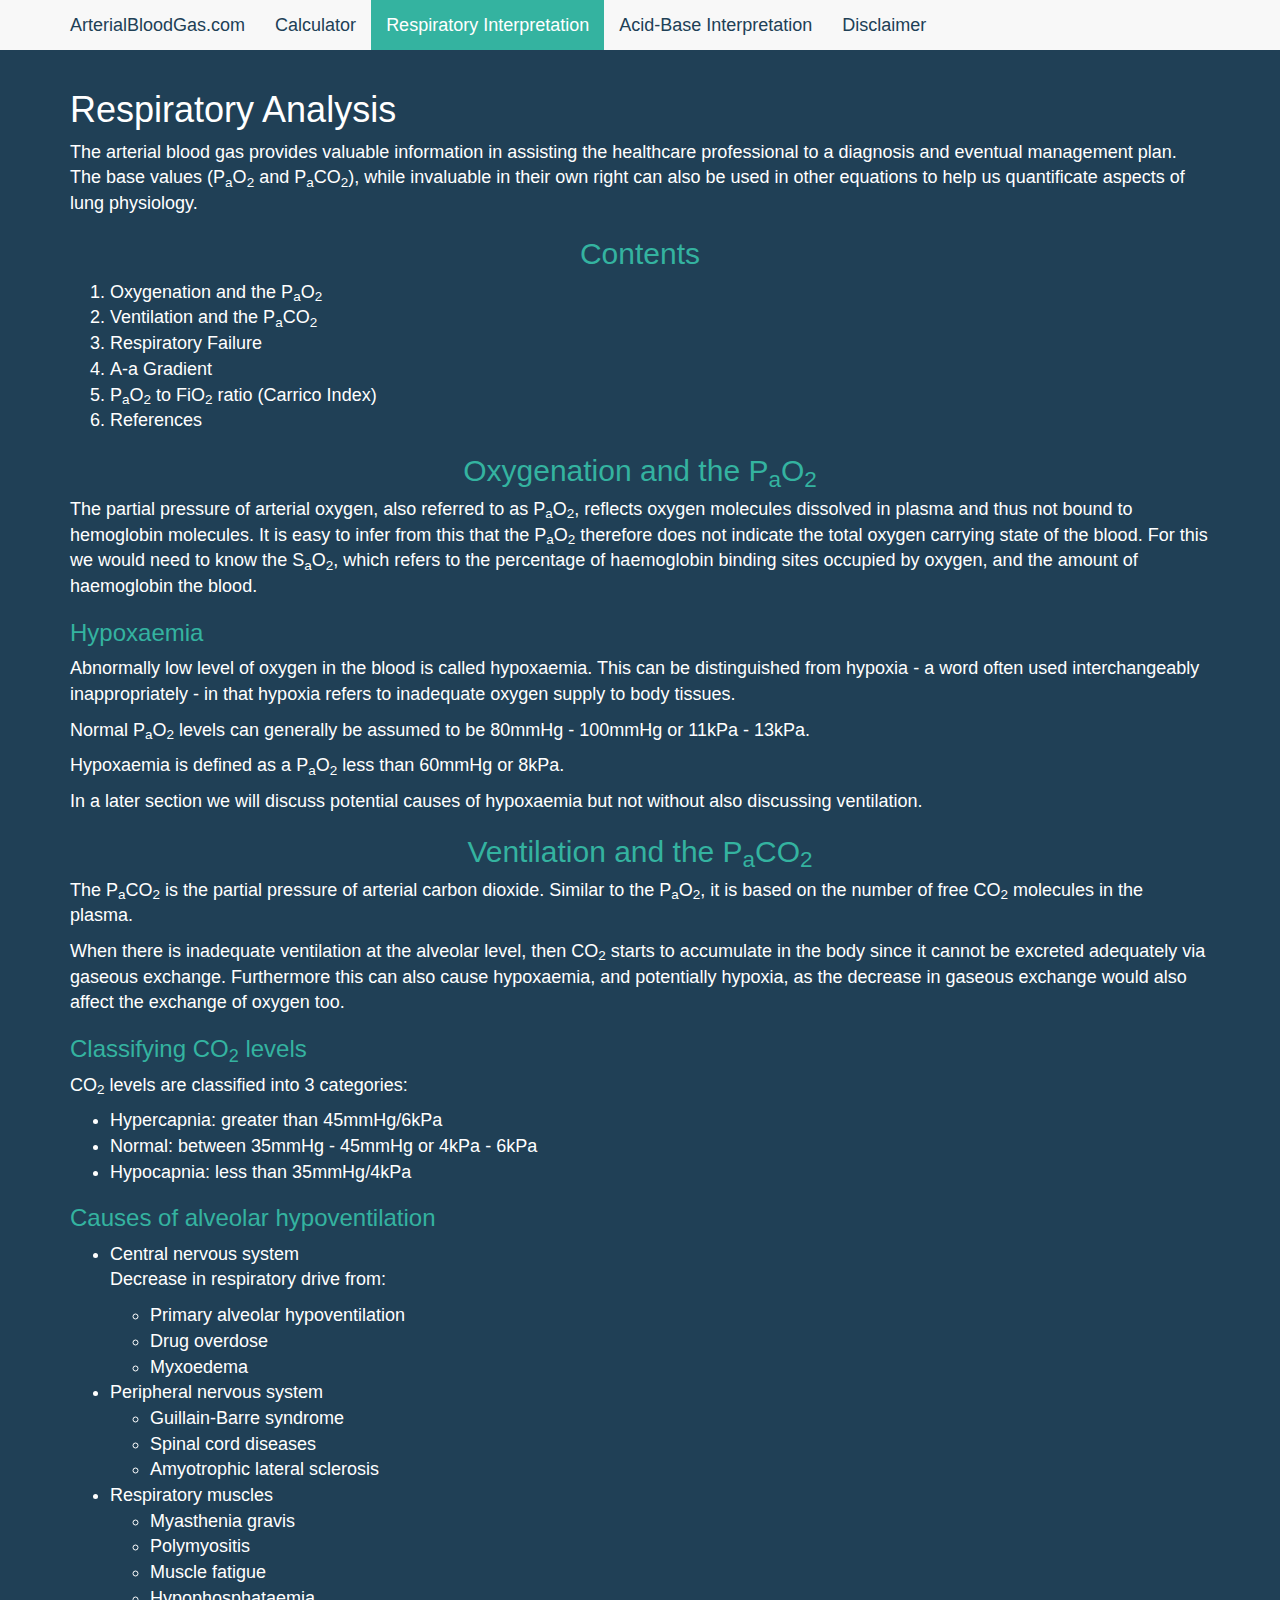
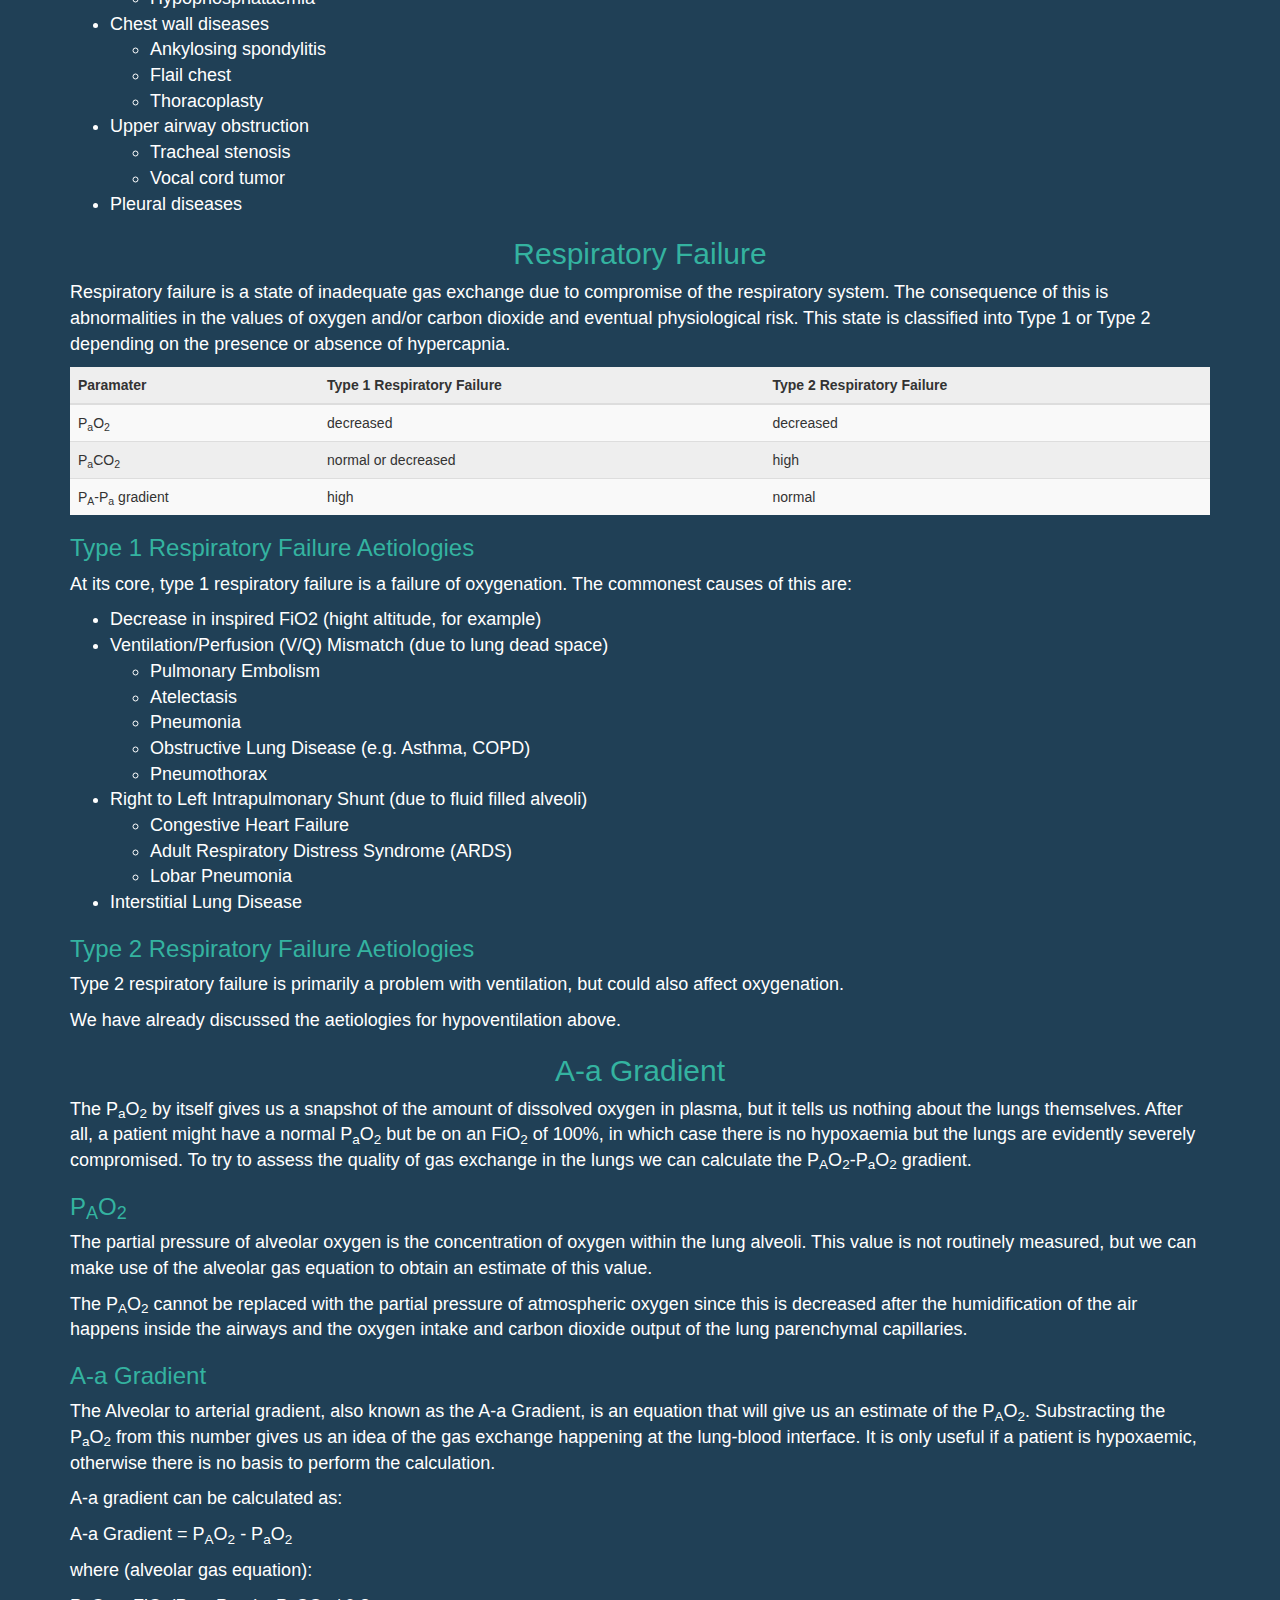
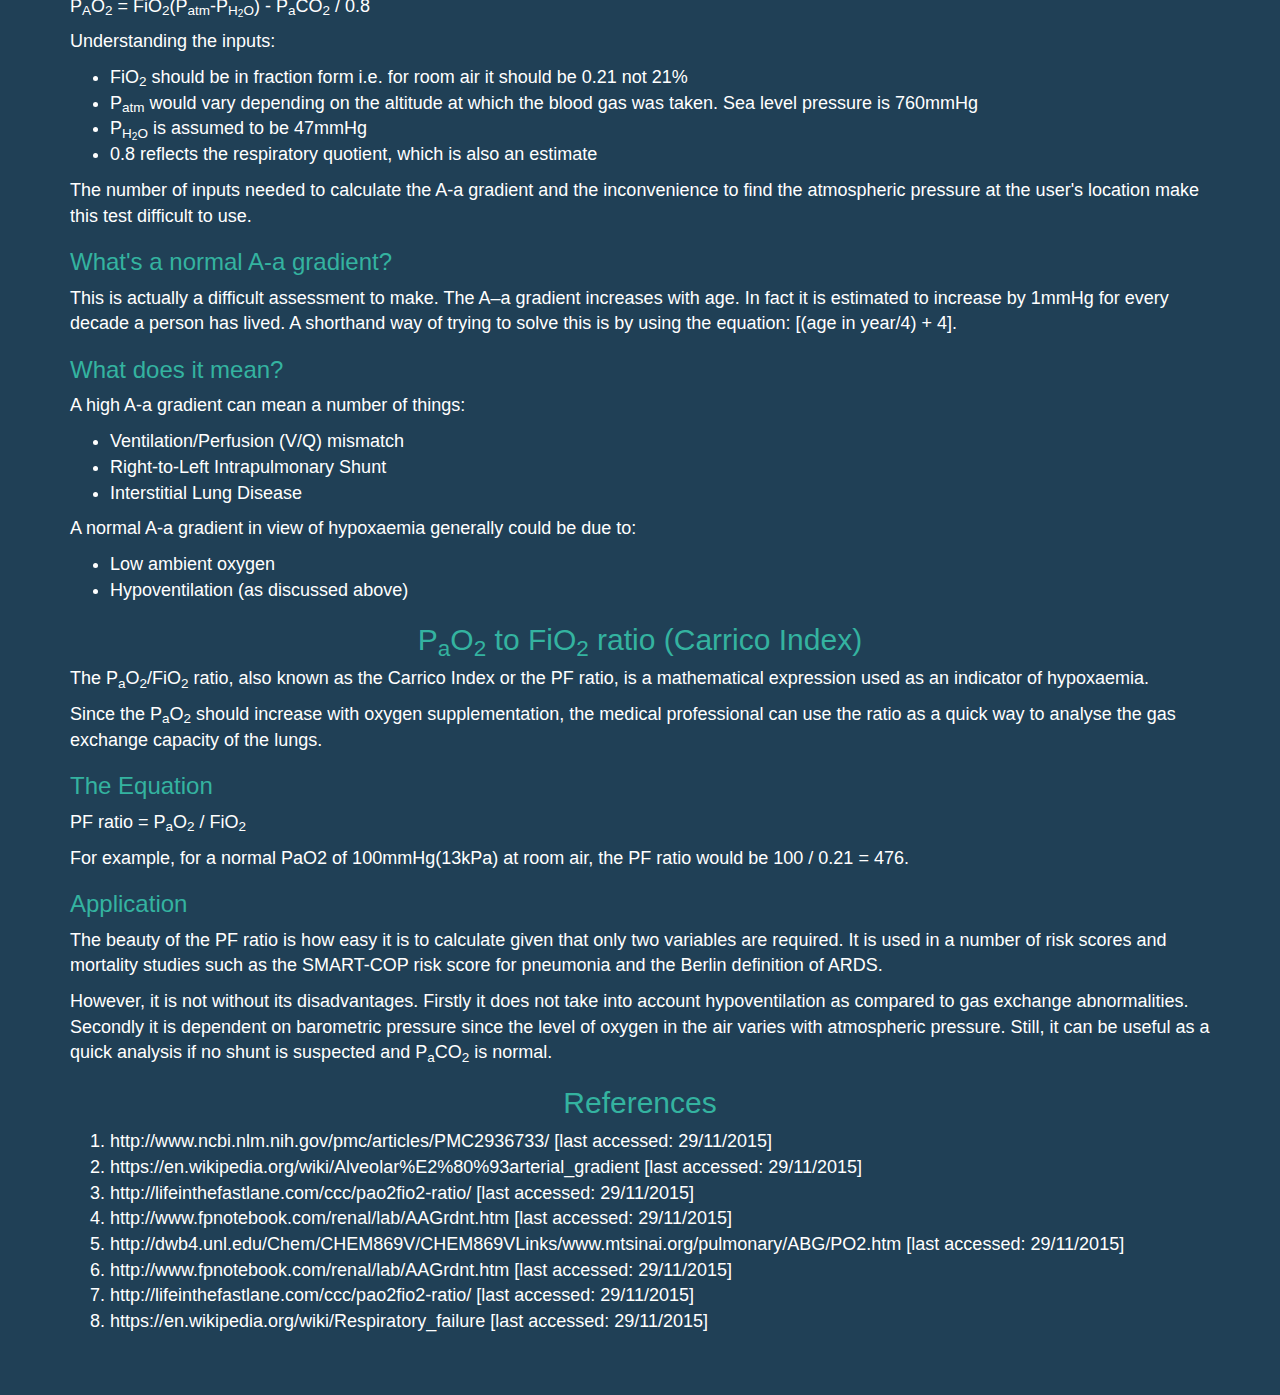
<file: abg/respiratoryanalysis.html>
<!DOCTYPE html>
<html>
	<head>
		<meta charset="utf-8">
		<meta http-equiv="X-UA-Compatible" content="IE=Edge">
		<meta name="viewport" content="device=device-width, initial-scale=1">
		<title>ArterialBloodGas.com - Respiratory Analysis</title>
		<meta name="author" content="Matthew Attard">
		<meta name="description" content="Follow this tutorial on the important aspects of analysing the respiratory aspect of an arterial blood gas.">
		<meta name="keywords" content="arterial blood gas respiratory, ventilation, hypoxaemia, hypoxemia, hypoxia, arterial blood gas respiratory analysis, arterial blood gas, blood gas analysis, blood gas">
		<link type="text/css" rel="stylesheet" href="css/bootstrap/css/bootstrap.min.css">
		<link type="text/css" rel="stylesheet" href="css/pages.css">
		<!--[if lt IE 9]>
			<script src="https://oss.maxcdn.com/html5shiv/3.7.2/html5shiv.min.js"></script>
	      	<script src="https://oss.maxcdn.com/respond/1.4.2/respond.min.js"></script>
		<![endif]-->
	</head>
	<body>
		<header>
			<nav class="navbar navbar-default">
				<div class="container">
				    <div class="navbar-header">
				      	<button type="button" class="navbar-toggle collapsed" data-toggle="collapse" data-target="#navbar-collapse" aria-expanded="false">
					        <span class="sr-only">Toggle navigation</span>
					        <span class="icon-bar"></span>
					        <span class="icon-bar"></span>
					        <span class="icon-bar"></span>
				      	</button>
				      	<span class="navbar-brand">ArterialBloodGas.com</span>
				    </div>
				    <div class="collapse navbar-collapse" id="navbar-collapse">
				      	<ul class="nav navbar-nav">
				        	<li><a href="index.html">Calculator</a></li>
				            <li class="active"><a href="respiratoryanalysis.html">Respiratory Interpretation<span class="sr-only">(current)</span></a></li>
	        				<li><a href="acidbaseanalysis.html">Acid-Base Interpretation</a></li>
				      		<li><a href="disclaimer.html">Disclaimer</a></li>
				      	</ul>
				    </div>
				</div>
			</nav>
		</header>
		<main>
			<div class="container">
				<h1>Respiratory Analysis</h1>
				<p>The arterial blood gas provides valuable information in assisting the healthcare professional to a diagnosis and eventual management plan. The base values (P<sub>a</sub>O<sub>2</sub> and P<sub>a</sub>CO<sub>2</sub>), while invaluable in their own right can also be used in other equations to help us quantificate aspects of lung physiology.</p>

				<h2>Contents</h2>
				<ol>
					<li><a href="#oxygenation">Oxygenation and the P<sub>a</sub>O<sub>2</sub></a></li>
					<li><a href="#ventilation">Ventilation and the P<sub>a</sub>CO<sub>2</sub></a></li>
					<li><a href="#respiratoryfailure">Respiratory Failure</a></li>
					<li><a href="#Aagradient">A-a Gradient</a></li>
					<li><a href="#PFratio">P<sub>a</sub>O<sub>2</sub> to FiO<sub>2</sub> ratio (Carrico Index)</a></li>
					<li><a href="#references">References</a></li>
				</ol>
				<h2 id="oxygenation">Oxygenation and the P<sub>a</sub>O<sub>2</sub></h2>
				<p>The partial pressure of arterial oxygen, also referred to as P<sub>a</sub>O<sub>2</sub>, reflects oxygen molecules dissolved in plasma and thus not bound to hemoglobin molecules. It is easy to infer from this that the P<sub>a</sub>O<sub>2</sub> therefore does not indicate the total oxygen carrying state of the blood. For this we would need to know the S<sub>a</sub>O<sub>2</sub>, which refers to the percentage of haemoglobin binding sites occupied by oxygen, and the amount of haemoglobin the blood.</p>
				<h3>Hypoxaemia</h3>
				<p>Abnormally low level of oxygen in the blood is called hypoxaemia. This can be distinguished from hypoxia - a word often used interchangeably inappropriately - in that hypoxia refers to inadequate oxygen supply to body tissues.</p>
				<p>Normal P<sub>a</sub>O<sub>2</sub> levels can generally be assumed to be 80mmHg - 100mmHg or 11kPa - 13kPa.</p>
				<p>Hypoxaemia is defined as a P<sub>a</sub>O<sub>2</sub> less than 60mmHg or 8kPa.</p>
				<p>In a later section we will discuss potential causes of hypoxaemia but not without also discussing ventilation.</p>
				
				<h2 id="ventilation">Ventilation and the P<sub>a</sub>CO<sub>2</sub></h2>
				<p>The P<sub>a</sub>CO<sub>2</sub> is the partial pressure of arterial carbon dioxide. Similar to the P<sub>a</sub>O<sub>2</sub>, it is based on the number of free CO<sub>2</sub> molecules in the plasma.</p>

				<p>When there is inadequate ventilation at the alveolar level, then CO<sub>2</sub> starts to accumulate in the body since it cannot be excreted adequately via gaseous exchange. Furthermore this can also cause hypoxaemia, and potentially hypoxia, as the decrease in gaseous exchange would also affect the exchange of oxygen too.</p>
				<h3>Classifying CO<sub>2</sub> levels</h3>
				<p>CO<sub>2</sub> levels are classified into 3 categories:</p>
				<ul>
					<li>Hypercapnia: greater than 45mmHg/6kPa</li>
					<li>Normal: between 35mmHg - 45mmHg or 4kPa - 6kPa</li>
					<li>Hypocapnia: less than 35mmHg/4kPa
				</ul>
				<h3>Causes of alveolar hypoventilation</h3>
				<ul>
					<li>Central nervous system</li>
						<p>Decrease in respiratory drive from:</p>
						<ul>
							<li>Primary alveolar hypoventilation</li>
							<li>Drug overdose</li>
							<li>Myxoedema</li>
						</ul>
					<li>Peripheral nervous system</li>
					<ul>
						<li>Guillain-Barre syndrome</li>
						<li>Spinal cord diseases</li>
						<li>Amyotrophic lateral sclerosis</li>
					</ul>
					<li>Respiratory muscles</li>
					<ul>
						<li>Myasthenia gravis</li>
						<li>Polymyositis</li>
						<li>Muscle fatigue</li>
						<li>Hypophosphataemia</li>
					</ul>
					<li>Chest wall diseases</li>
						<ul>
							<li>Ankylosing spondylitis</li>
							<li>Flail chest</li>
							<li>Thoracoplasty</li>
						</ul>
					<li>Upper airway obstruction</li>
						<ul>
							<li>Tracheal stenosis</li>
							<li>Vocal cord tumor</li>
						</ul>
					<li>Pleural diseases</li>
				</ul>

				<h2 id="respiratoryfailure">Respiratory Failure</h2>
				<p>Respiratory failure is a state of inadequate gas exchange due to compromise of the respiratory system. The consequence of this is abnormalities in the values of oxygen and/or carbon dioxide and eventual physiological risk. This state is classified into Type 1 or Type 2 depending on the presence or absence of hypercapnia.</p>

				<table class="table table-striped">
					<thead>
						<tr>
						<th>Paramater</th>
						<th>Type 1 Respiratory Failure</th>
						<th>Type 2 Respiratory Failure</th>
						</tr>
					</thead>
					<tbody>
						<tr>
							<td>P<sub>a</sub>O<sub>2</sub></td>
							<td>decreased</td>
							<td>decreased</td>
						</tr>
						<tr>
							<td>P<sub>a</sub>CO<sub>2</sub></td>
							<td>normal or decreased</td>
							<td>high</td>
						</tr>
						<tr>
							<td>P<sub>A</sub>-P<sub>a</sub> gradient</td>
							<td>high</td>
							<td>normal</td>
						</tr>
					</tbody>
				</table>
				<h3>Type 1 Respiratory Failure Aetiologies</h3>
				<p>At its core, type 1 respiratory failure is a failure of oxygenation. The commonest causes of this are:</p>
				<ul>
					<li>Decrease in inspired FiO2 (hight altitude, for example)</li>
					<li>Ventilation/Perfusion (V/Q) Mismatch (due to lung dead space)</li>
					<ul>
			            <li>Pulmonary Embolism</li>
			            <li>Atelectasis</li>
			            <li>Pneumonia</li>
			            <li>Obstructive Lung Disease (e.g. Asthma, COPD)</li>
			            <li>Pneumothorax</li>
			        </ul>
			        <li>Right to Left Intrapulmonary Shunt (due to fluid filled alveoli)</li>
			        <ul>
			            <li>Congestive Heart Failure</li>
			            <li>Adult Respiratory Distress Syndrome (ARDS)</li>
			            <li>Lobar Pneumonia</li>
			        </ul>
			        <li>Interstitial Lung Disease</li>
    			</ul>
    			<h3>Type 2 Respiratory Failure Aetiologies</h3>
    			<p>Type 2 respiratory failure is primarily a problem with ventilation, but could also affect oxygenation.</p>
	    		
	    		<p>We have already discussed the aetiologies for hypoventilation above.</p>

				<h2 id="Aagradient">A-a Gradient</h2>
				<p>The P<sub>a</sub>O<sub>2</sub> by itself gives us a snapshot of the amount of dissolved oxygen in plasma, but it tells us nothing about the lungs themselves. After all, a patient might have a normal P<sub>a</sub>O<sub>2</sub> but be on an FiO<sub>2</sub> of 100%, in which case there is no hypoxaemia but the lungs are evidently severely compromised. To try to assess the quality of gas exchange in the lungs we can calculate the P<sub>A</sub>O<sub>2</sub>-P<sub>a</sub>O<sub>2</sub> gradient.</p>
				<h3>P<sub>A</sub>O<sub>2</sub></h3>
				<p>The partial pressure of alveolar oxygen is the concentration of oxygen within the lung alveoli. This value is not routinely measured, but we can make use of the alveolar gas equation to obtain an estimate of this value.</p>
				<p>The P<sub>A</sub>O<sub>2</sub> cannot be replaced with the partial pressure of atmospheric oxygen since this is decreased after the humidification of the air happens inside the airways and the oxygen intake and carbon dioxide output of the lung parenchymal capillaries.</p>
				<h3>A-a Gradient</h3>
				<p>The Alveolar to arterial gradient, also known as the A-a Gradient, is an equation that will give us an estimate of the P<sub>A</sub>O<sub>2</sub>. Substracting the P<sub>a</sub>O<sub>2</sub> from this number gives us an idea of the gas exchange happening at the lung-blood interface. It is only useful if a patient is hypoxaemic, otherwise there is no basis to perform the calculation.</p>
				<p>A-a gradient can be calculated as:</p>
				<p>A-a Gradient = P<sub>A</sub>O<sub>2</sub> - P<sub>a</sub>O<sub>2</sub></p>
				<p>where (alveolar gas equation):</p>
				<p>P<sub>A</sub>O<sub>2</sub> = FiO<sub>2</sub>(P<sub>atm</sub>-P<sub>H<sub>2</sub>O</sub>) - P<sub>a</sub>CO<sub>2</sub> / 0.8</p>
				<p>Understanding the inputs:</p>
				<ul>
					<li>FiO<sub>2</sub> should be in fraction form i.e. for room air it should be 0.21 not 21%</li>
					<li>P<sub>atm</sub> would vary depending on the altitude at which the blood gas was taken. Sea level pressure is 760mmHg</li>
					<li>P<sub>H<sub>2</sub>O</sub> is assumed to be 47mmHg</li>
					<li>0.8 reflects the respiratory quotient, which is also an estimate</li>
				</ul>
				<p>The number of inputs needed to calculate the A-a gradient and the inconvenience to find the atmospheric pressure at the user's location make this test difficult to use.</p>
				<h3>What's a normal A-a gradient?</h3>
				<p>This is actually a difficult assessment to make. The A–a gradient increases with age. In fact it is estimated to increase by 1mmHg for every decade a person has lived. A shorthand way of trying to solve this is by using the equation: [(age in year/4) + 4].</p>
				<h3>What does it mean?</h3>
				<p>A high A-a gradient can mean a number of things:</p>
				<ul>
					<li>Ventilation/Perfusion (V/Q) mismatch</li>
					<li>Right-to-Left Intrapulmonary Shunt</li>
			        <li>Interstitial Lung Disease</li>
			    </ul>
			    <p>A normal A-a gradient in view of hypoxaemia generally could be due to:</p>
			    <ul>
			    	<li>Low ambient oxygen</li>
			    	<li>Hypoventilation (as discussed above)</li>
			    </ul>

				<h2 id="PFratio">P<sub>a</sub>O<sub>2</sub> to FiO<sub>2</sub> ratio (Carrico Index)</h2>
				<p>The P<sub>a</sub>O<sub>2</sub>/FiO<sub>2</sub> ratio, also known as the Carrico Index or the PF ratio, is a mathematical expression used as an indicator of hypoxaemia.</p>
				<p>Since the P<sub>a</sub>O<sub>2</sub> should increase with oxygen supplementation, the medical professional can use the ratio as a quick way to analyse the gas exchange capacity of the lungs.</p>
				<h3>The Equation</h3>
				<p>PF ratio = P<sub>a</sub>O<sub>2</sub> / FiO<sub>2</sub></p>
				<p>For example, for a normal PaO2 of 100mmHg(13kPa) at room air, the PF ratio would be 100 / 0.21 = 476.</p>
				<h3>Application</h3>
    			<p>The beauty of the PF ratio is how easy it is to calculate given that only two variables are required. It is used in a number of risk scores and mortality studies such as the SMART-COP risk score for pneumonia and the Berlin definition of ARDS.</p>
    			<p>However, it is not without its disadvantages. Firstly it does not take into account hypoventilation as compared to gas exchange abnormalities. Secondly it is dependent on barometric pressure since the level of oxygen in the air varies with atmospheric pressure. Still, it can be useful as a quick analysis if no shunt is suspected and P<sub>a</sub>CO<sub>2</sub> is normal.</p>
				
				<h2 id="references">References</h2>
				<ol>
					<li>http://www.ncbi.nlm.nih.gov/pmc/articles/PMC2936733/ [last accessed: 29/11/2015]</li>
					<li>https://en.wikipedia.org/wiki/Alveolar%E2%80%93arterial_gradient [last accessed: 29/11/2015]</li>
					<li>http://lifeinthefastlane.com/ccc/pao2fio2-ratio/ [last accessed: 29/11/2015]</li>
					<li>http://www.fpnotebook.com/renal/lab/AAGrdnt.htm [last accessed: 29/11/2015]</li>
					<li>http://dwb4.unl.edu/Chem/CHEM869V/CHEM869VLinks/www.mtsinai.org/pulmonary/ABG/PO2.htm [last accessed: 29/11/2015]</li>
					<li>http://www.fpnotebook.com/renal/lab/AAGrdnt.htm [last accessed: 29/11/2015]</li>
					<li>http://lifeinthefastlane.com/ccc/pao2fio2-ratio/ [last accessed: 29/11/2015]</li>
					<li>https://en.wikipedia.org/wiki/Respiratory_failure [last accessed: 29/11/2015]</li>
				</ol>
			</div>
		</main>
		<!--jQuery-->
		<script src="js/jquery.js"></script>
		<!--Bootstrap JS-->
		<script src="css/bootstrap/js/bootstrap.min.js"></script>
	</body>
</html>
</file>
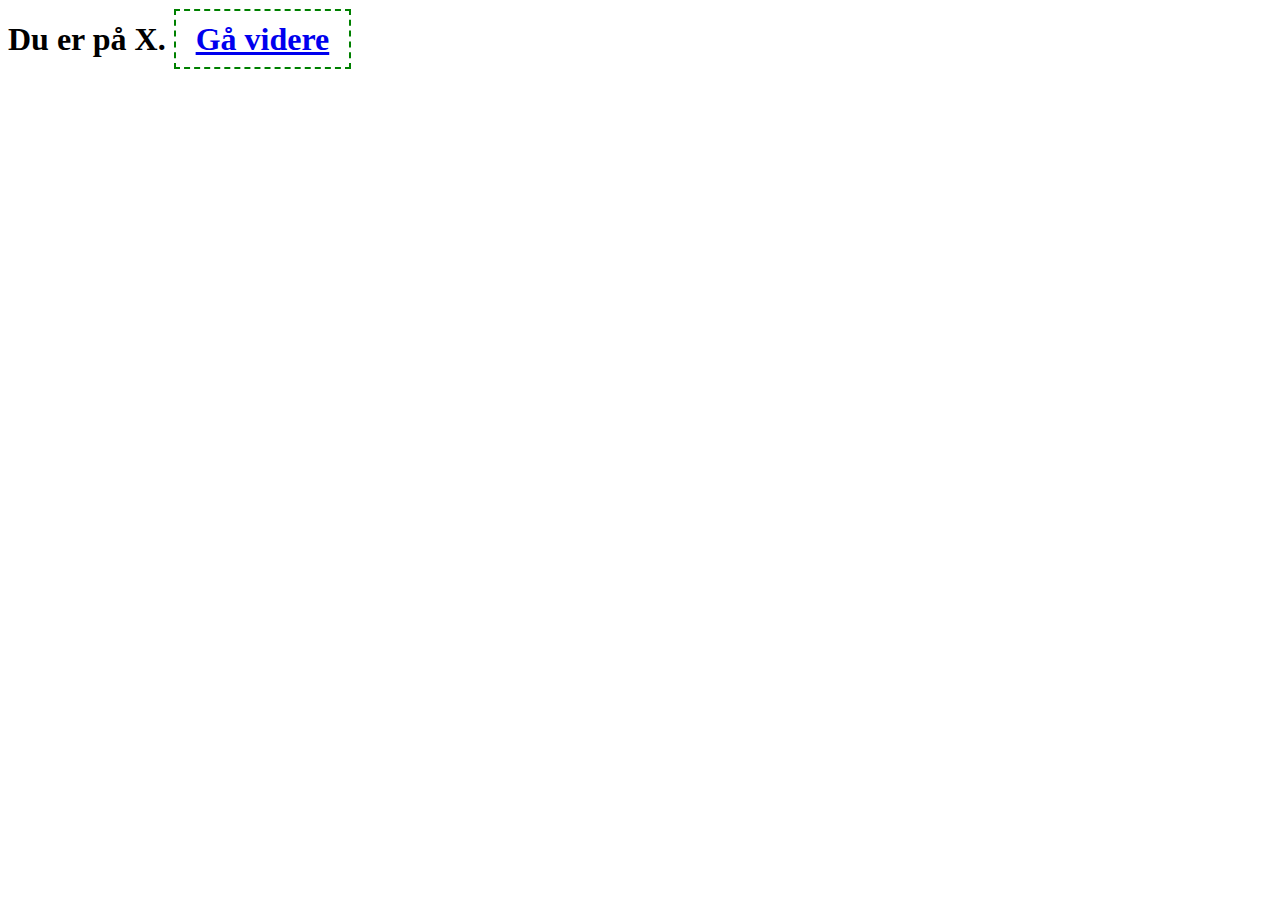
<file: obligxyz/X.html>
<!DOCTYPE HTML>
<!--
	Hehe
-->
<html>
	<head>
		<title>obligxyz</title>
		<meta charset="utf-8" />
		<meta name="viewport" content="width=device-width, initial-scale=1, user-scalable=no" />
		<meta name="description" content="" />
		<meta name="keywords" content="" />
		<link rel="stylesheet" href="https://h3xagr4m.github.io/obligxyz/stil.css" />
	</head>

<body>
	<header>
		<h1>	Du er på X. <a href="https://h3xagr4m.github.io/obligxyz/Y.html"> Gå videre</a> </h1>
	</header>
</body>
</html>
</file>
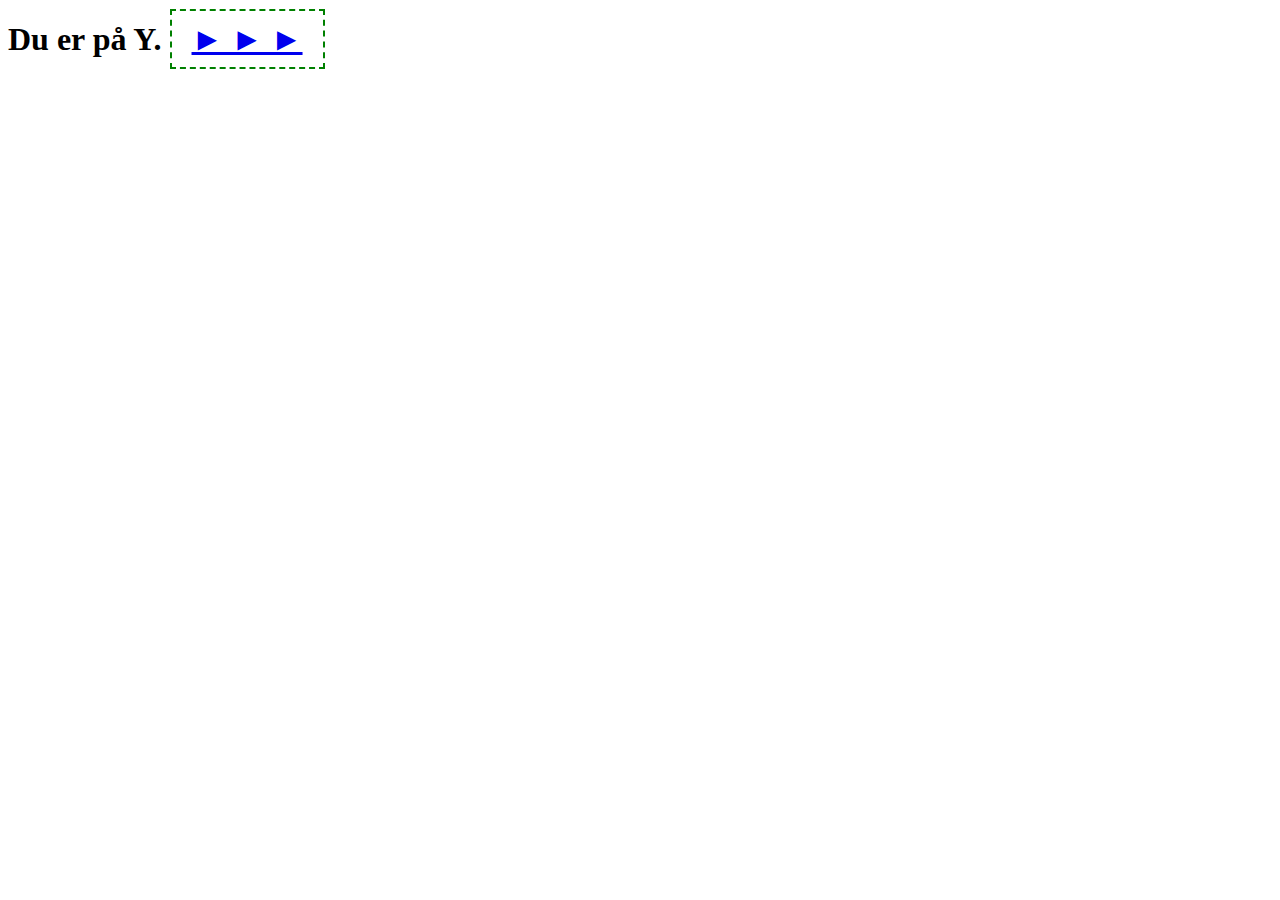
<file: obligxyz/Y.html>
<!DOCTYPE HTML>
<!--
	Hehe
-->
<html>
	<head>
		<title>obligxyz</title>
		<meta charset="utf-8" />
		<meta name="viewport" content="width=device-width, initial-scale=1, user-scalable=no" />
		<meta name="description" content="" />
		<meta name="keywords" content="" />
		<link rel="stylesheet" href="https://h3xagr4m.github.io/obligxyz/stil.css" />
	</head>

<body>
	<header>
		<h1>	Du er på Y. <a href="https://h3xagr4m.github.io/obligxyz/Z.html"> &#9658 &#9658 &#9658</a> </h1>
	</header>
</body>
</html>
</file>
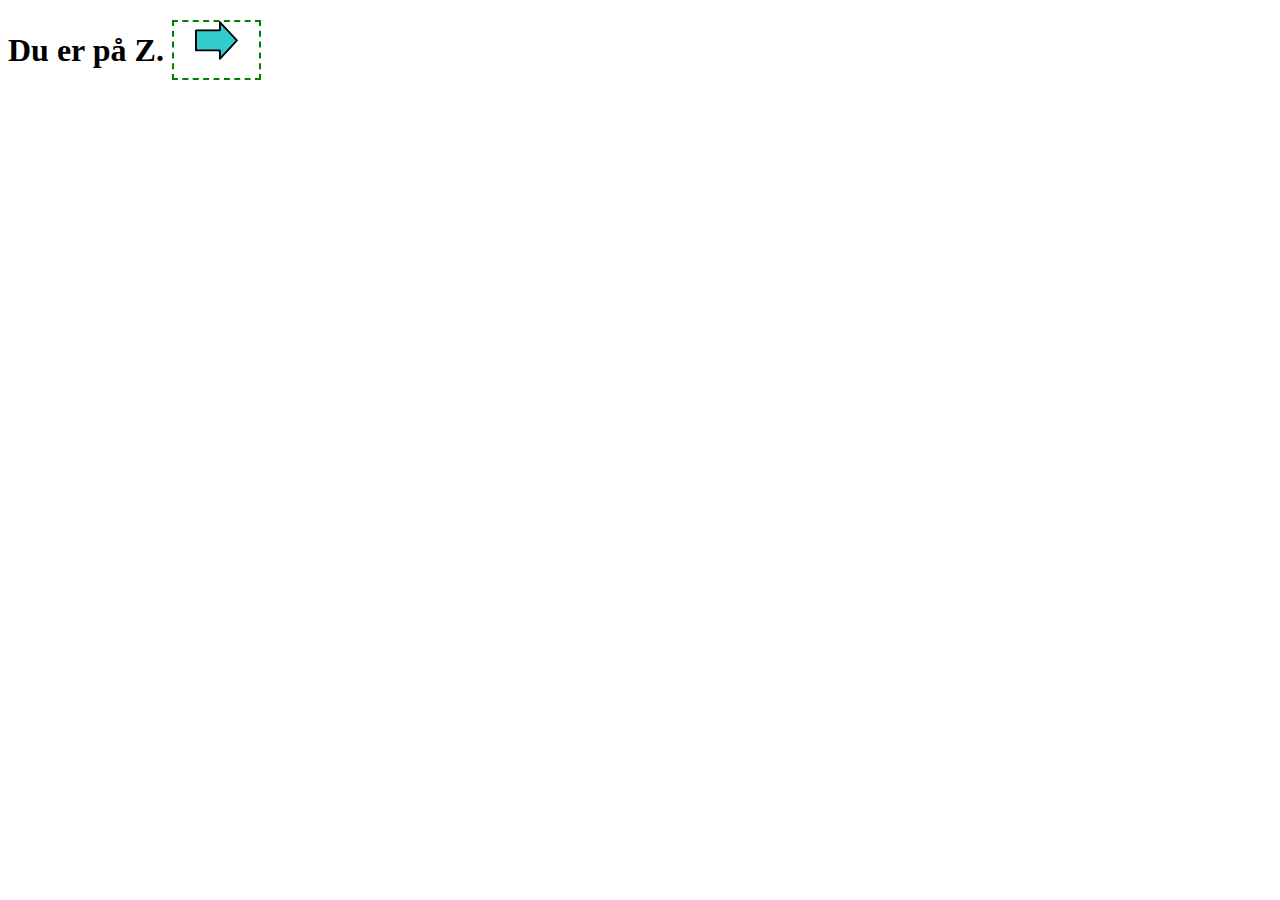
<file: obligxyz/Z.html>
<!DOCTYPE HTML>
<!--
	Hehe
-->
<html>
	<head>
		<title>obligxyz</title>
		<meta charset="utf-8" />
		<meta name="viewport" content="width=device-width, initial-scale=1, user-scalable=no" />
		<meta name="description" content="" />
		<meta name="keywords" content="" />
		<link rel="stylesheet" href="https://h3xagr4m.github.io/obligxyz/stil.css" />
	</head>

<body>
	<header>
		<h1>	Du er på Z. <a href="https://h3xagr4m.github.io/obligxyz/Æ.html"> <img src="https://h3xagr4m.github.io/obligxyz/pil.png"/> </a> </h1>
	</header>
</body>
</html>
</file>
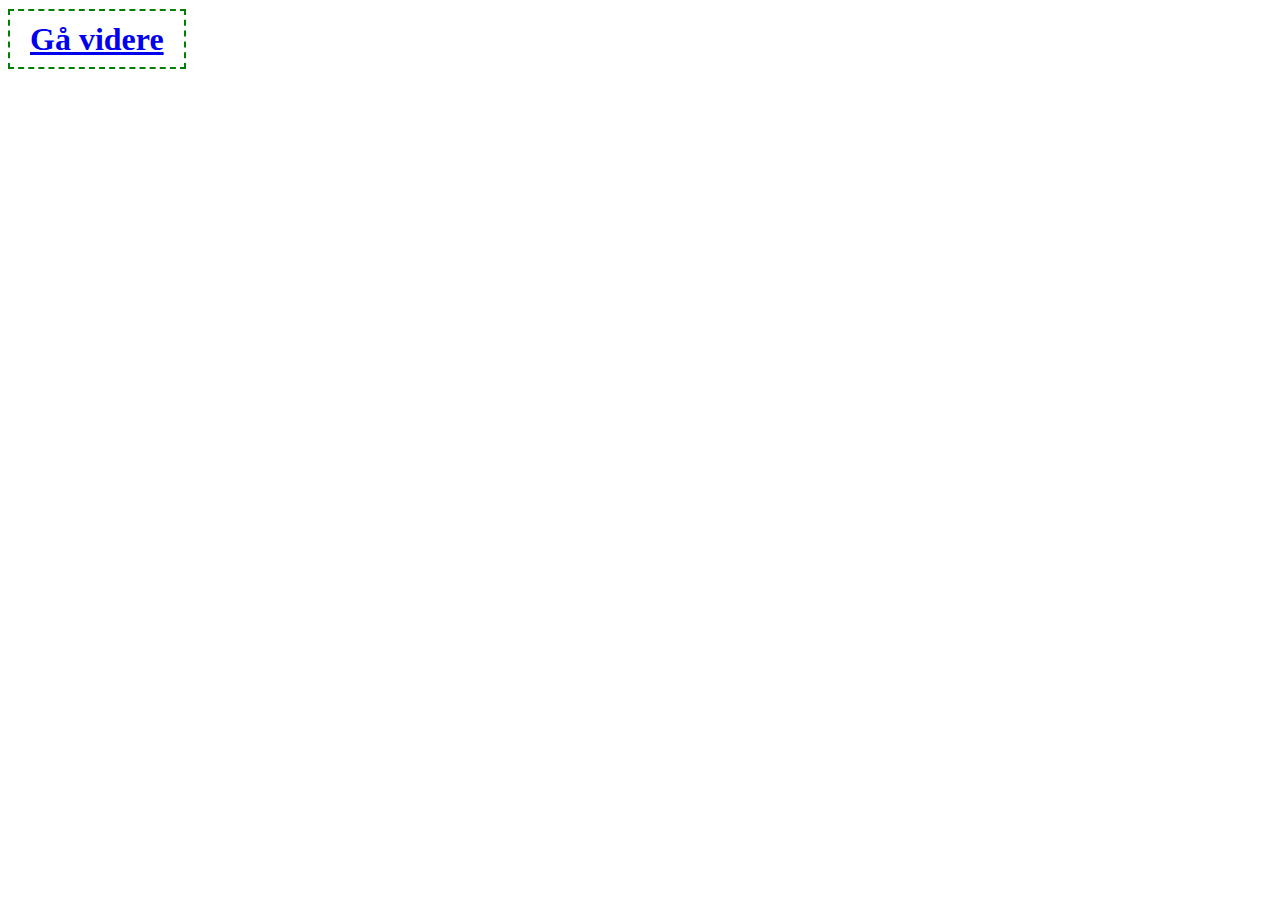
<file: obligxyz/Æ.html>
<!DOCTYPE HTML>
<!--
	Hehe
-->
<html>
	<head>
		<title>obligxyz</title>
		<meta charset="utf-8" />
		<meta name="viewport" content="width=device-width, initial-scale=1, user-scalable=no" />
		<meta name="description" content="" />
		<meta name="keywords" content="" />
		<link rel="stylesheet" href="https://h3xagr4m.github.io/obligxyz/stil.css" />
	</head>

<body>
	<header>
		<h1>
      <a href="https://h3xagr4m.github.io/obligxyz/X.html" class="button">Gå videre</a>
	</header>
</body>
</html>
</file>
<file: abg/css/calculator.css>
body {
	background-color: #204056;
}

.navbar-brand, .navbar a {
	color: #204056 !important;
}

.navbar {
	border-radius: 0;
	border: none;
}
.navbar-default .navbar-nav > .active > a {
	background-color: #34B3A0;
	color: white !important;
}

.navbar-default .navbar-nav > .active > a:hover, .navbar-default .navbar-nav > li > a:hover {
	background-color: #247D70;
	color: white !important;
}

.mask {
	position: fixed;
	top: 0px;
	left: 0px;
	background-color: gray;
	opacity: 0.5;
	z-index: 1;
}

h1, h2, h3, label, p, li, button, input[type=submit], #units, .submitted-value {
	color: white;
}

h3 {
	text-align: center;
}

p, li, button, input[type=submit], .submitted-value, .badge {
	font-size: 18px;
}

#units {
	text-align: right;
}

.btn-group {
	display: inline-block;
	vertical-align: middle;
}

.btn-group button {
	background-color: #34B3A0;
}

.btn-group button:hover {
	background-color: #204056;
}

.btn-group .active {
	background-color: #247D70;
}

#abgcalc, #results {
	min-height: 600px;
}

form, #units {
	max-width: 700px;
	margin: auto;
}

.form-control:focus {
	border: 1px solid white;
	box-shadow: 0px 0px 3px 3px #34B3A0;
}

.header {
	font-size: 18px;
	font-weight: bold;
}

#reminder {
	text-align: center;
}

.submitted-values, #results > .results-table {
	margin-bottom: 10px;
	border-bottom: 3px solid #34B3A0;
}

.submitted-value {
	text-align: center;
	vertical-align: middle;
	padding: 10px 0px;
}

#results {
	display: none;
}

#reanalyse, input[type=submit], .modal-button {
	border: none;
	border-radius: 2px;
	padding: 10px 20px;
	display: block;
	color: white;
	background-color: #34B3A0;
	margin: 20px auto;
	font-size: 18px;
}

#submitanion {
	padding: 30px 15px;
}

#submitanion label {
	margin: 10px;
}

.checkanion {
	border: none;
	border-radius: 2px;
	padding: 5px 10px;
	color: white;
	background-color: #34B3A0;
	font-size: 14px;
	width: 195px;
	margin-left: 20px;
}

.aniongap-modal {
	height: 320px;
	position: fixed;
	background-color: #204056;
	border-radius: 2px;
	display: none;
	z-index: 2;
}

#closeanion {
	position: absolute;
	right: 15px;
	font-size: 26px;
	color: white;
}

#closeanion:hover {
	text-decoration: none;
}

.aniongap-modal p {
	font-size: 16px;
	padding-top: 5px;
}

.glyphicon {
	color: #34B3A0;
}

#reanalyse:hover, input[type=submit]:hover, .modal-button:hover, .checkanion:hover {
	color: #34B3A0;
	background-color: white;
}

.acidbase a:hover {
	text-decoration: none;
}

@media screen and (max-width: 1200px) {
	.submitted-values > .values-row > .row > .submitted-value > span {
		display: block !important;
	}
}

@media screen and (max-width: 767px) {
	.aniongap-modal {
		height: 360px;
	}
}

@media screen and (max-width: 560px) {
	.submitted-values > .values-row > .row > .submitted-value > span {
		display: block !important;
	}
}

@media screen and (max-width: 520px) {
	.checkanion {
		display: block;
		margin: auto;
	}
}

@media screen and (max-width: 400px) {
	.form-group > .form-control-static {
		font-size: 13px;
	}
}
</file>
<file: abg/css/pages.css>
body {
	background-color: #204056;
	padding-bottom: 50px;
}

.navbar-brand, .navbar a {
	color: #204056 !important;
}

.navbar {
	border-radius: 0;
	border: none;
}
.navbar-default .navbar-nav > .active > a {
	background-color: #34B3A0;
	color: white !important;
}

.navbar-default .navbar-nav > .active > a:hover, .navbar-default .navbar-nav > li > a:hover {
	background-color: #247D70;
	color: white !important;
}

h1, p, li, a {
	color: white;
}

h2 {
	text-align: center;
}

h2, h3, a:hover {
	color: #34B3A0;
}

p, li {
	font-size: 18px;
}

table {
	background: #EEEEEE;
}

.panel-body li {
	color: #204056;
}
</file>
